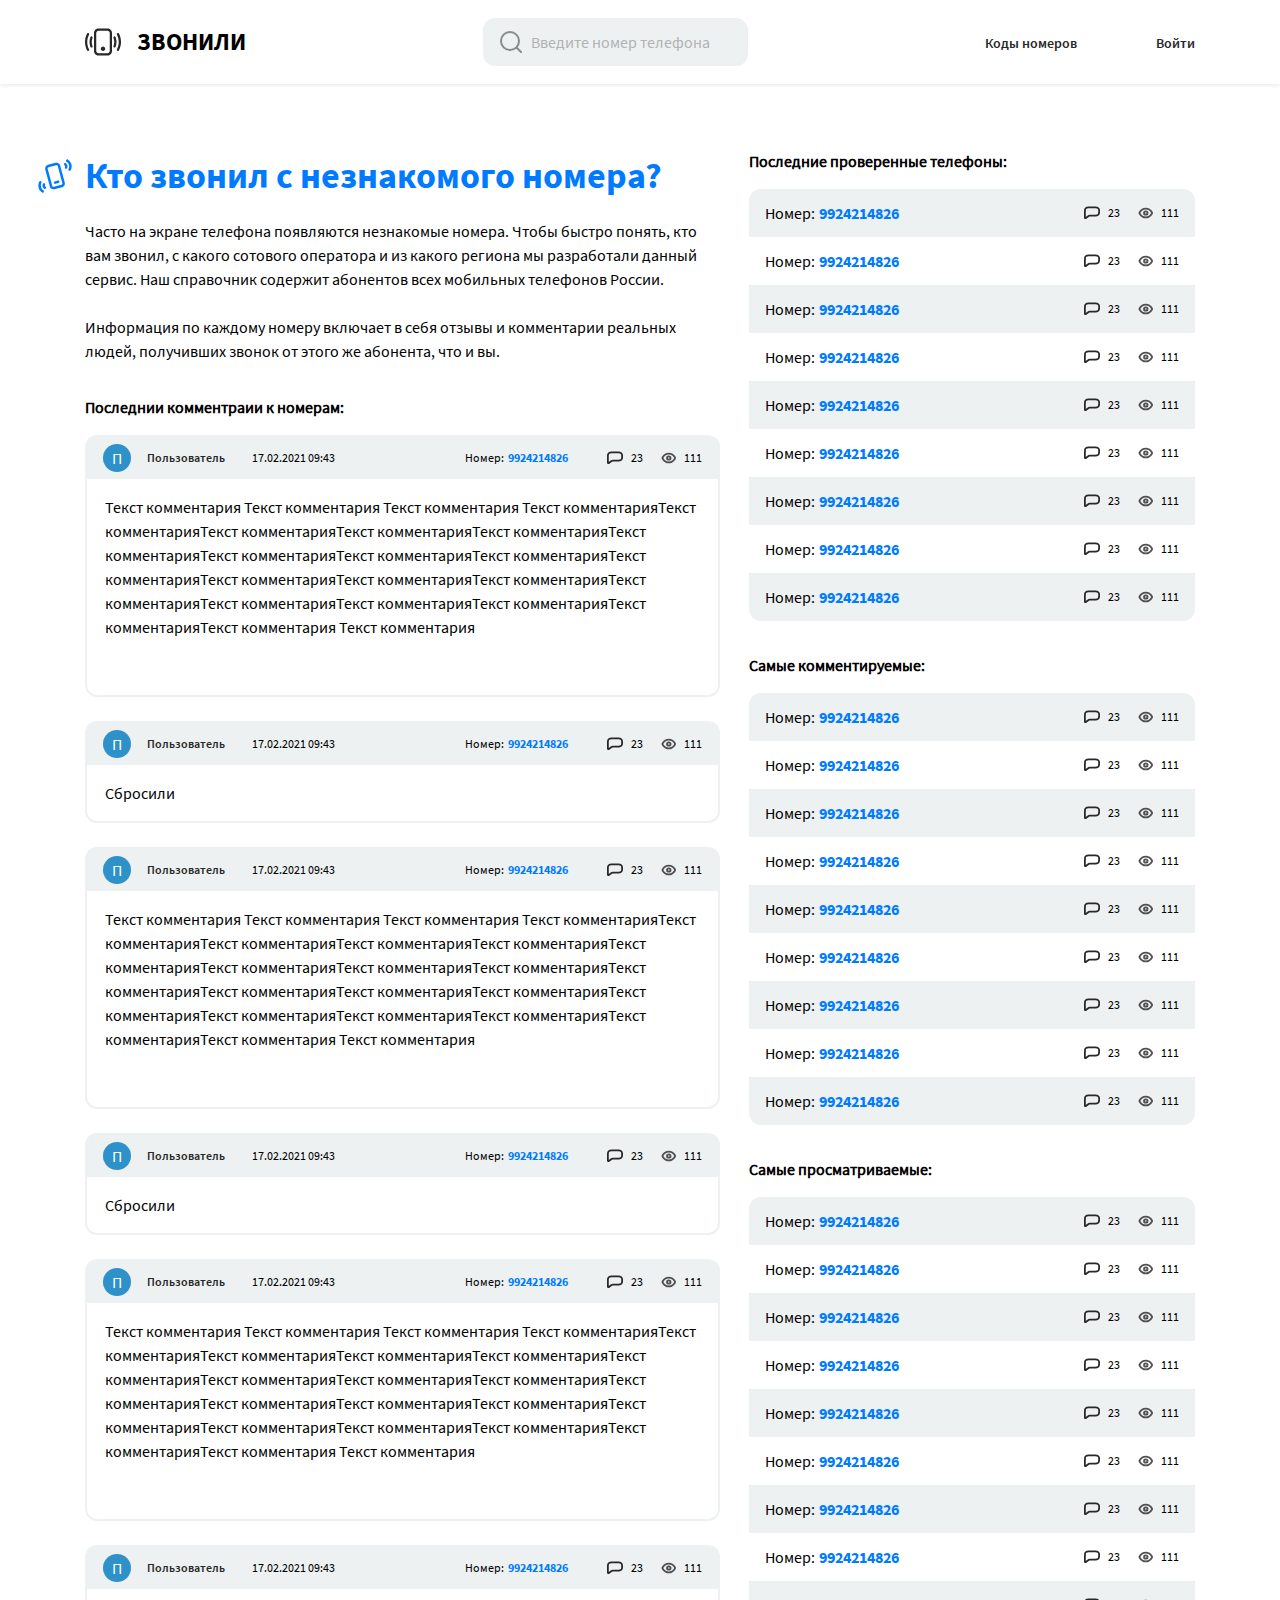
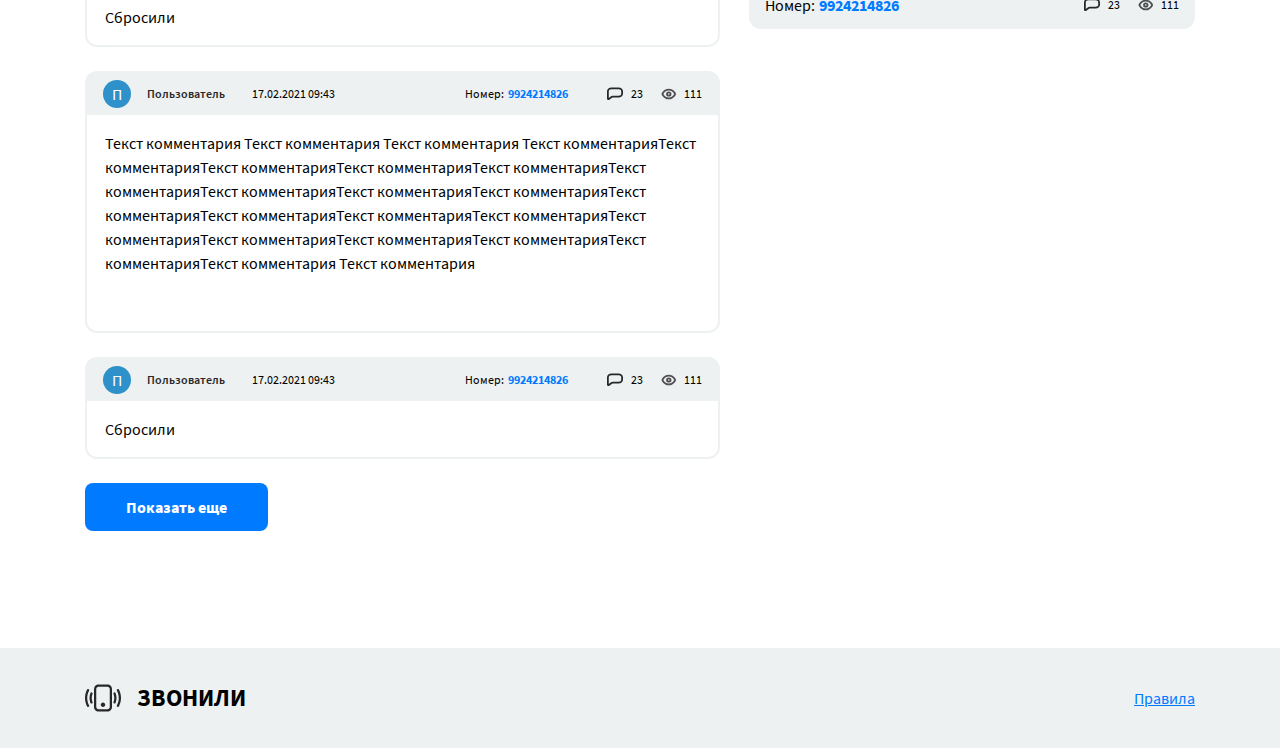
<file: index.html>
<!DOCTYPE html>
<html>
    <head>
        <meta charset="UTF-8">
        <title>Главная</title>
        <meta name="viewport" content="width=device-width, initial-scale=1">
        <link rel="stylesheet" href="css/font.css">
        <link rel="stylesheet" href="css/normalize.css">
        <link rel="stylesheet" href="css/style.css">
        <link rel="stylesheet" href="css/media.css">
    </head>
    <body>
        <div class="header">
            <div class="container">
                <div class="header__wrap">
                    <a class="logo">
                        <svg width="36" height="36" class="logo__icon" viewBox="0 0 36 28" fill="none" xmlns="http://www.w3.org/2000/svg">
                            <path d="M22.5 2.75C23.0967 2.75 23.669 2.98705 24.091 3.40901C24.5129 3.83097 24.75 4.40326 24.75 5V23C24.75 23.5967 24.5129 24.169 24.091 24.591C23.669 25.0129 23.0967 25.25 22.5 25.25H13.5C12.9033 25.25 12.331 25.0129 11.909 24.591C11.4871 24.169 11.25 23.5967 11.25 23V5C11.25 4.40326 11.4871 3.83097 11.909 3.40901C12.331 2.98705 12.9033 2.75 13.5 2.75H22.5ZM13.5 0.5C12.3065 0.5 11.1619 0.974106 10.318 1.81802C9.47411 2.66193 9 3.80653 9 5V23C9 24.1935 9.47411 25.3381 10.318 26.182C11.1619 27.0259 12.3065 27.5 13.5 27.5H22.5C23.6935 27.5 24.8381 27.0259 25.682 26.182C26.5259 25.3381 27 24.1935 27 23V5C27 3.80653 26.5259 2.66193 25.682 1.81802C24.8381 0.974106 23.6935 0.5 22.5 0.5H13.5Z" fill="#282828"/>
                            <path d="M18 23C18.5968 23 19.1691 22.7629 19.591 22.341C20.013 21.919 20.25 21.3467 20.25 20.75C20.25 20.1533 20.013 19.581 19.591 19.159C19.1691 18.7371 18.5968 18.5 18 18.5C17.4033 18.5 16.831 18.7371 16.409 19.159C15.9871 19.581 15.75 20.1533 15.75 20.75C15.75 21.3467 15.9871 21.919 16.409 22.341C16.831 22.7629 17.4033 23 18 23ZM3.59777 5.1305C3.72839 5.19961 3.84412 5.29379 3.93834 5.40764C4.03256 5.52149 4.10342 5.65279 4.14688 5.79404C4.19035 5.93529 4.20555 6.08371 4.19163 6.23084C4.17771 6.37797 4.13495 6.52091 4.06577 6.6515C2.86932 8.9159 2.24589 11.439 2.25002 14C2.25002 16.655 2.90702 19.157 4.06577 21.3485C4.20541 21.6123 4.23455 21.9207 4.14678 22.2059C4.05901 22.4912 3.86153 22.7299 3.59777 22.8695C3.33401 23.0091 3.02559 23.0383 2.74034 22.9505C2.4551 22.8627 2.21641 22.6653 2.07677 22.4015C0.708822 19.8126 -0.00420198 16.9281 1.86287e-05 14C1.86287e-05 10.9692 0.751519 8.10725 2.07677 5.5985C2.14588 5.46787 2.24006 5.35215 2.35391 5.25793C2.46776 5.16371 2.59906 5.09284 2.74031 5.04938C2.88156 5.00592 3.02998 4.99072 3.17711 5.00463C3.32423 5.01855 3.46718 5.06132 3.59777 5.1305ZM32.4023 5.1305C32.5329 5.06132 32.6758 5.01855 32.8229 5.00463C32.9701 4.99072 33.1185 5.00592 33.2597 5.04938C33.401 5.09284 33.5323 5.16371 33.6461 5.25793C33.76 5.35215 33.8542 5.46787 33.9233 5.5985C35.2913 8.18735 36.0043 11.0719 36 14C36.0043 16.9281 35.2913 19.8126 33.9233 22.4015C33.7836 22.6653 33.5449 22.8627 33.2597 22.9505C32.9745 23.0383 32.666 23.0091 32.4023 22.8695C32.1385 22.7299 31.941 22.4912 31.8533 22.2059C31.7655 21.9207 31.7946 21.6123 31.9343 21.3485C33.1307 19.0841 33.7541 16.561 33.75 14C33.75 11.345 33.093 8.843 31.9343 6.6515C31.8651 6.52091 31.8223 6.37797 31.8084 6.23084C31.7945 6.08371 31.8097 5.93529 31.8532 5.79404C31.8966 5.65279 31.9675 5.52149 32.0617 5.40764C32.1559 5.29379 32.2716 5.19961 32.4023 5.1305ZM6.87827 8.4515C7.01601 8.50521 7.14182 8.58554 7.24849 8.6879C7.35517 8.79026 7.44062 8.91264 7.49997 9.04805C7.55932 9.18346 7.59139 9.32924 7.59436 9.47705C7.59733 9.62487 7.57113 9.77182 7.51727 9.9095C7.00863 11.2132 6.7484 12.6006 6.75002 14C6.75002 15.4445 7.02002 16.8237 7.51502 18.0905C7.5778 18.2296 7.61165 18.3799 7.6145 18.5325C7.61734 18.685 7.58913 18.8365 7.53158 18.9778C7.47402 19.1191 7.38833 19.2473 7.27971 19.3544C7.17108 19.4615 7.0418 19.5455 6.89973 19.6011C6.75765 19.6567 6.60575 19.6828 6.45326 19.6779C6.30077 19.6729 6.15087 19.637 6.0127 19.5723C5.87452 19.5076 5.75094 19.4155 5.64948 19.3016C5.54802 19.1876 5.4708 19.0542 5.42252 18.9095C4.81157 17.3448 4.49869 15.6797 4.50002 14C4.50002 12.2697 4.82627 10.6137 5.42252 9.0905C5.53101 8.81286 5.74525 8.58962 6.01819 8.46982C6.29113 8.35001 6.60047 8.34342 6.87827 8.4515ZM29.1218 8.4515C29.2595 8.39764 29.4064 8.37144 29.5542 8.37441C29.702 8.37738 29.8478 8.40945 29.9832 8.4688C30.1186 8.52814 30.241 8.6136 30.3434 8.72027C30.4457 8.82695 30.5261 8.95276 30.5798 9.0905C31.1738 10.6137 31.5 12.2697 31.5 14C31.5 15.7302 31.1738 17.3862 30.5775 18.9095C30.4588 19.1724 30.2437 19.3796 29.9766 19.4884C29.7095 19.5972 29.4107 19.5993 29.1422 19.4942C28.8736 19.389 28.6556 19.1848 28.5333 18.9235C28.411 18.6623 28.3937 18.3641 28.485 18.0905C28.98 16.8237 29.25 15.4445 29.25 14C29.25 12.5555 28.98 11.1762 28.485 9.9095C28.3761 9.63172 28.382 9.32205 28.5014 9.04862C28.6208 8.7752 28.844 8.5604 29.1218 8.4515Z" fill="#282828"/>
                        </svg>
                        <span class="logo__name">Звонили</span>
                    </a>
                    <div class="search">
                        <input type="search" class="search__input" placeholder="Введите номер телефона">
                        <svg width="24" height="24" class="search__icon" viewBox="0 0 24 24" fill="none" xmlns="http://www.w3.org/2000/svg">
                            <g o   pacity="0.5">
                            <path d="M11 20C15.9706 20 20 15.9706 20 11C20 6.02944 15.9706 2 11 2C6.02944 2 2 6.02944 2 11C2 15.9706 6.02944 20 11 20Z" stroke="#282828" stroke-width="2" stroke-linecap="round" stroke-linejoin="round"/>
                            <path d="M22 22L18 18" stroke="#282828" stroke-width="2" stroke-linecap="round" stroke-linejoin="round"/>
                            </g>
                        </svg>
                    </div>
                    <div class="buttons">
                        <a href="/" class="buttons__numbers">Коды номеров</a>
                        <a href="/" class="buttons__input">Войти</a>
                    </div>
                </div>
            </div>
        </div>
        <div class="main">
            <div class="container">
                <div class="main__wrap">
                    <div class="main__left">
                        <div class="info">
                            <h2 class="title info__title">Кто звонил с незнакомого номера?</h2>
                            <p class="info__desc">Часто на экране телефона появляются незнакомые номера. Чтобы быстро понять, кто вам звонил, с какого сотового оператора и из какого региона мы разработали данный сервис. Наш справочник содержит абонентов всех мобильных телефонов России.<br><br>Информация по каждому номеру включает в себя отзывы и комментарии реальных людей, получивших звонок от этого же абонента, что и вы.</p>
                        </div>
                        <div class="comments">
                            <h4 class="ltitle comments__ltitle">Последнии комментраии к номерам:</h4>
                            <div class="review">
                                <div class="review__header">
                                    <div class="review__left">
                                        <div class="avatar">
                                            <span class="avatar__name">П</span>
                                        </div>
                                        <span class="review__name">Пользователь</span>
                                        <span class="review__date">17.02.2021 09:43</span>
                                    </div>
                                    <div class="review__right">
                                        <div class="verified__left">
                                            <span class="verified__category review__category">Номер:</span>
                                            <span class="verified__num review__num">9924214826</span>
                                        </div>
                                        <div class="verified__right">
                                            <div class="statistic">
                                                <div class="statistic__item">
                                                    <svg width="16" height="14" class="statistic__icon" viewBox="0 0 18 15" fill="none" xmlns="http://www.w3.org/2000/svg">
                                                        <path d="M5.00065 1.16669C2.79151 1.16669 1.00065 2.73369 1.00065 4.66669V7.00002C1.00065 7.14022 1.01007 7.2785 1.02839 7.4144C1.00993 7.46788 1 7.5246 1 7.58335V12.7317C1 13.2301 1.66808 13.499 2.10053 13.1746L5.13333 10.9C5.47953 10.6404 5.90059 10.5 6.33333 10.5H13.0007C15.2098 10.5 17.0007 8.93302 17.0007 7.00002V4.66669C17.0007 2.73369 15.2098 1.16669 13.0007 1.16669H5.00065Z" stroke="#282828" stroke-width="2"/>
                                                    </svg>
                                                    <span class="statistic__name">23</span>
                                                </div>
                                                <div class="statistic__item">
                                                    <svg width="15" height="14" class="statistic__icon" viewBox="0 0 16 14" fill="none" xmlns="http://www.w3.org/2000/svg">
                                                        <g opacity="0.8">
                                                        <path d="M1.83436 7.73268C1.55522 7.2789 1.55521 6.72113 1.83435 6.26735C3.3031 3.87971 5.65236 2.33331 8.29987 2.33331C10.9474 2.33331 13.2966 3.87969 14.7654 6.2673C15.0445 6.72108 15.0445 7.27885 14.7654 7.73263C13.2966 10.1203 10.9474 11.6667 8.29985 11.6667C5.65236 11.6667 3.30311 10.1203 1.83436 7.73268Z" stroke="#282828" stroke-width="2"/>
                                                        <ellipse cx="8.2998" cy="7" rx="1.875" ry="1.75" stroke="#282828" stroke-width="2"/>
                                                        </g>
                                                    </svg>       
                                                    <span class="statistic__name">111</span>
                                                </div>
                                            </div>
                                        </div>
                                    </div>
                                </div>
                                <div class="review__body-big">
                                    <p class="review__info">Текст комментария Текст комментария Текст комментария Текст комментарияТекст комментарияТекст комментарияТекст комментарияТекст комментарияТекст комментарияТекст комментарияТекст комментарияТекст комментарияТекст комментарияТекст комментарияТекст комментарияТекст комментарияТекст комментарияТекст комментарияТекст комментарияТекст комментарияТекст комментарияТекст комментария Текст комментария</p>
                                </div>
                            </div>
                            <div class="review">
                                <div class="review__header">
                                    <div class="review__left">
                                        <div class="avatar">
                                            <span class="avatar__name">П</span>
                                        </div>
                                        <span class="review__name">Пользователь</span>
                                        <span class="review__date">17.02.2021 09:43</span>
                                    </div>
                                    <div class="review__right">
                                        <div class="verified__left">
                                            <span class="verified__category review__category">Номер:</span>
                                            <span class="verified__num review__num">9924214826</span>
                                        </div>
                                        <div class="verified__right">
                                            <div class="statistic">
                                                <div class="statistic__item">
                                                    <svg width="16" height="14" class="statistic__icon" viewBox="0 0 18 15" fill="none" xmlns="http://www.w3.org/2000/svg">
                                                        <path d="M5.00065 1.16669C2.79151 1.16669 1.00065 2.73369 1.00065 4.66669V7.00002C1.00065 7.14022 1.01007 7.2785 1.02839 7.4144C1.00993 7.46788 1 7.5246 1 7.58335V12.7317C1 13.2301 1.66808 13.499 2.10053 13.1746L5.13333 10.9C5.47953 10.6404 5.90059 10.5 6.33333 10.5H13.0007C15.2098 10.5 17.0007 8.93302 17.0007 7.00002V4.66669C17.0007 2.73369 15.2098 1.16669 13.0007 1.16669H5.00065Z" stroke="#282828" stroke-width="2"/>
                                                    </svg>
                                                    <span class="statistic__name">23</span>
                                                </div>
                                                <div class="statistic__item">
                                                    <svg width="15" height="14" class="statistic__icon" viewBox="0 0 16 14" fill="none" xmlns="http://www.w3.org/2000/svg">
                                                        <g opacity="0.8">
                                                        <path d="M1.83436 7.73268C1.55522 7.2789 1.55521 6.72113 1.83435 6.26735C3.3031 3.87971 5.65236 2.33331 8.29987 2.33331C10.9474 2.33331 13.2966 3.87969 14.7654 6.2673C15.0445 6.72108 15.0445 7.27885 14.7654 7.73263C13.2966 10.1203 10.9474 11.6667 8.29985 11.6667C5.65236 11.6667 3.30311 10.1203 1.83436 7.73268Z" stroke="#282828" stroke-width="2"/>
                                                        <ellipse cx="8.2998" cy="7" rx="1.875" ry="1.75" stroke="#282828" stroke-width="2"/>
                                                        </g>
                                                    </svg>       
                                                    <span class="statistic__name">111</span>
                                                </div>
                                            </div>
                                        </div>
                                    </div>
                                </div>
                                <div class="review__body">
                                    <p class="review__info">Сбросили</p>
                                </div>
                            </div>
                            <div class="review">
                                <div class="review__header">
                                    <div class="review__left">
                                        <div class="avatar">
                                            <span class="avatar__name">П</span>
                                        </div>
                                        <span class="review__name">Пользователь</span>
                                        <span class="review__date">17.02.2021 09:43</span>
                                    </div>
                                    <div class="review__right">
                                        <div class="verified__left">
                                            <span class="verified__category review__category">Номер:</span>
                                            <span class="verified__num review__num">9924214826</span>
                                        </div>
                                        <div class="verified__right">
                                            <div class="statistic">
                                                <div class="statistic__item">
                                                    <svg width="16" height="14" class="statistic__icon" viewBox="0 0 18 15" fill="none" xmlns="http://www.w3.org/2000/svg">
                                                        <path d="M5.00065 1.16669C2.79151 1.16669 1.00065 2.73369 1.00065 4.66669V7.00002C1.00065 7.14022 1.01007 7.2785 1.02839 7.4144C1.00993 7.46788 1 7.5246 1 7.58335V12.7317C1 13.2301 1.66808 13.499 2.10053 13.1746L5.13333 10.9C5.47953 10.6404 5.90059 10.5 6.33333 10.5H13.0007C15.2098 10.5 17.0007 8.93302 17.0007 7.00002V4.66669C17.0007 2.73369 15.2098 1.16669 13.0007 1.16669H5.00065Z" stroke="#282828" stroke-width="2"/>
                                                    </svg>
                                                    <span class="statistic__name">23</span>
                                                </div>
                                                <div class="statistic__item">
                                                    <svg width="15" height="14" class="statistic__icon" viewBox="0 0 16 14" fill="none" xmlns="http://www.w3.org/2000/svg">
                                                        <g opacity="0.8">
                                                        <path d="M1.83436 7.73268C1.55522 7.2789 1.55521 6.72113 1.83435 6.26735C3.3031 3.87971 5.65236 2.33331 8.29987 2.33331C10.9474 2.33331 13.2966 3.87969 14.7654 6.2673C15.0445 6.72108 15.0445 7.27885 14.7654 7.73263C13.2966 10.1203 10.9474 11.6667 8.29985 11.6667C5.65236 11.6667 3.30311 10.1203 1.83436 7.73268Z" stroke="#282828" stroke-width="2"/>
                                                        <ellipse cx="8.2998" cy="7" rx="1.875" ry="1.75" stroke="#282828" stroke-width="2"/>
                                                        </g>
                                                    </svg>       
                                                    <span class="statistic__name">111</span>
                                                </div>
                                            </div>
                                        </div>
                                    </div>
                                </div>
                                <div class="review__body-big">
                                    <p class="review__info">Текст комментария Текст комментария Текст комментария Текст комментарияТекст комментарияТекст комментарияТекст комментарияТекст комментарияТекст комментарияТекст комментарияТекст комментарияТекст комментарияТекст комментарияТекст комментарияТекст комментарияТекст комментарияТекст комментарияТекст комментарияТекст комментарияТекст комментарияТекст комментарияТекст комментария Текст комментария</p>
                                </div>
                            </div>
                            <div class="review">
                                <div class="review__header">
                                    <div class="review__left">
                                        <div class="avatar">
                                            <span class="avatar__name">П</span>
                                        </div>
                                        <span class="review__name">Пользователь</span>
                                        <span class="review__date">17.02.2021 09:43</span>
                                    </div>
                                    <div class="review__right">
                                        <div class="verified__left">
                                            <span class="verified__category review__category">Номер:</span>
                                            <span class="verified__num review__num">9924214826</span>
                                        </div>
                                        <div class="verified__right">
                                            <div class="statistic">
                                                <div class="statistic__item">
                                                    <svg width="16" height="14" class="statistic__icon" viewBox="0 0 18 15" fill="none" xmlns="http://www.w3.org/2000/svg">
                                                        <path d="M5.00065 1.16669C2.79151 1.16669 1.00065 2.73369 1.00065 4.66669V7.00002C1.00065 7.14022 1.01007 7.2785 1.02839 7.4144C1.00993 7.46788 1 7.5246 1 7.58335V12.7317C1 13.2301 1.66808 13.499 2.10053 13.1746L5.13333 10.9C5.47953 10.6404 5.90059 10.5 6.33333 10.5H13.0007C15.2098 10.5 17.0007 8.93302 17.0007 7.00002V4.66669C17.0007 2.73369 15.2098 1.16669 13.0007 1.16669H5.00065Z" stroke="#282828" stroke-width="2"/>
                                                    </svg>
                                                    <span class="statistic__name">23</span>
                                                </div>
                                                <div class="statistic__item">
                                                    <svg width="15" height="14" class="statistic__icon" viewBox="0 0 16 14" fill="none" xmlns="http://www.w3.org/2000/svg">
                                                        <g opacity="0.8">
                                                        <path d="M1.83436 7.73268C1.55522 7.2789 1.55521 6.72113 1.83435 6.26735C3.3031 3.87971 5.65236 2.33331 8.29987 2.33331C10.9474 2.33331 13.2966 3.87969 14.7654 6.2673C15.0445 6.72108 15.0445 7.27885 14.7654 7.73263C13.2966 10.1203 10.9474 11.6667 8.29985 11.6667C5.65236 11.6667 3.30311 10.1203 1.83436 7.73268Z" stroke="#282828" stroke-width="2"/>
                                                        <ellipse cx="8.2998" cy="7" rx="1.875" ry="1.75" stroke="#282828" stroke-width="2"/>
                                                        </g>
                                                    </svg>       
                                                    <span class="statistic__name">111</span>
                                                </div>
                                            </div>
                                        </div>
                                    </div>
                                </div>
                                <div class="review__body">
                                    <p class="review__info">Сбросили</p>
                                </div>
                            </div>
                            <div class="review">
                                <div class="review__header">
                                    <div class="review__left">
                                        <div class="avatar">
                                            <span class="avatar__name">П</span>
                                        </div>
                                        <span class="review__name">Пользователь</span>
                                        <span class="review__date">17.02.2021 09:43</span>
                                    </div>
                                    <div class="review__right">
                                        <div class="verified__left">
                                            <span class="verified__category review__category">Номер:</span>
                                            <span class="verified__num review__num">9924214826</span>
                                        </div>
                                        <div class="verified__right">
                                            <div class="statistic">
                                                <div class="statistic__item">
                                                    <svg width="16" height="14" class="statistic__icon" viewBox="0 0 18 15" fill="none" xmlns="http://www.w3.org/2000/svg">
                                                        <path d="M5.00065 1.16669C2.79151 1.16669 1.00065 2.73369 1.00065 4.66669V7.00002C1.00065 7.14022 1.01007 7.2785 1.02839 7.4144C1.00993 7.46788 1 7.5246 1 7.58335V12.7317C1 13.2301 1.66808 13.499 2.10053 13.1746L5.13333 10.9C5.47953 10.6404 5.90059 10.5 6.33333 10.5H13.0007C15.2098 10.5 17.0007 8.93302 17.0007 7.00002V4.66669C17.0007 2.73369 15.2098 1.16669 13.0007 1.16669H5.00065Z" stroke="#282828" stroke-width="2"/>
                                                    </svg>
                                                    <span class="statistic__name">23</span>
                                                </div>
                                                <div class="statistic__item">
                                                    <svg width="15" height="14" class="statistic__icon" viewBox="0 0 16 14" fill="none" xmlns="http://www.w3.org/2000/svg">
                                                        <g opacity="0.8">
                                                        <path d="M1.83436 7.73268C1.55522 7.2789 1.55521 6.72113 1.83435 6.26735C3.3031 3.87971 5.65236 2.33331 8.29987 2.33331C10.9474 2.33331 13.2966 3.87969 14.7654 6.2673C15.0445 6.72108 15.0445 7.27885 14.7654 7.73263C13.2966 10.1203 10.9474 11.6667 8.29985 11.6667C5.65236 11.6667 3.30311 10.1203 1.83436 7.73268Z" stroke="#282828" stroke-width="2"/>
                                                        <ellipse cx="8.2998" cy="7" rx="1.875" ry="1.75" stroke="#282828" stroke-width="2"/>
                                                        </g>
                                                    </svg>       
                                                    <span class="statistic__name">111</span>
                                                </div>
                                            </div>
                                        </div>
                                    </div>
                                </div>
                                <div class="review__body-big">
                                    <p class="review__info">Текст комментария Текст комментария Текст комментария Текст комментарияТекст комментарияТекст комментарияТекст комментарияТекст комментарияТекст комментарияТекст комментарияТекст комментарияТекст комментарияТекст комментарияТекст комментарияТекст комментарияТекст комментарияТекст комментарияТекст комментарияТекст комментарияТекст комментарияТекст комментарияТекст комментария Текст комментария</p>
                                </div>
                            </div>
                            <div class="review">
                                <div class="review__header">
                                    <div class="review__left">
                                        <div class="avatar">
                                            <span class="avatar__name">П</span>
                                        </div>
                                        <span class="review__name">Пользователь</span>
                                        <span class="review__date">17.02.2021 09:43</span>
                                    </div>
                                    <div class="review__right">
                                        <div class="verified__left">
                                            <span class="verified__category review__category">Номер:</span>
                                            <span class="verified__num review__num">9924214826</span>
                                        </div>
                                        <div class="verified__right">
                                            <div class="statistic">
                                                <div class="statistic__item">
                                                    <svg width="16" height="14" class="statistic__icon" viewBox="0 0 18 15" fill="none" xmlns="http://www.w3.org/2000/svg">
                                                        <path d="M5.00065 1.16669C2.79151 1.16669 1.00065 2.73369 1.00065 4.66669V7.00002C1.00065 7.14022 1.01007 7.2785 1.02839 7.4144C1.00993 7.46788 1 7.5246 1 7.58335V12.7317C1 13.2301 1.66808 13.499 2.10053 13.1746L5.13333 10.9C5.47953 10.6404 5.90059 10.5 6.33333 10.5H13.0007C15.2098 10.5 17.0007 8.93302 17.0007 7.00002V4.66669C17.0007 2.73369 15.2098 1.16669 13.0007 1.16669H5.00065Z" stroke="#282828" stroke-width="2"/>
                                                    </svg>
                                                    <span class="statistic__name">23</span>
                                                </div>
                                                <div class="statistic__item">
                                                    <svg width="15" height="14" class="statistic__icon" viewBox="0 0 16 14" fill="none" xmlns="http://www.w3.org/2000/svg">
                                                        <g opacity="0.8">
                                                        <path d="M1.83436 7.73268C1.55522 7.2789 1.55521 6.72113 1.83435 6.26735C3.3031 3.87971 5.65236 2.33331 8.29987 2.33331C10.9474 2.33331 13.2966 3.87969 14.7654 6.2673C15.0445 6.72108 15.0445 7.27885 14.7654 7.73263C13.2966 10.1203 10.9474 11.6667 8.29985 11.6667C5.65236 11.6667 3.30311 10.1203 1.83436 7.73268Z" stroke="#282828" stroke-width="2"/>
                                                        <ellipse cx="8.2998" cy="7" rx="1.875" ry="1.75" stroke="#282828" stroke-width="2"/>
                                                        </g>
                                                    </svg>       
                                                    <span class="statistic__name">111</span>
                                                </div>
                                            </div>
                                        </div>
                                    </div>
                                </div>
                                <div class="review__body">
                                    <p class="review__info">Сбросили</p>
                                </div>
                            </div>
                            <div class="review">
                                <div class="review__header">
                                    <div class="review__left">
                                        <div class="avatar">
                                            <span class="avatar__name">П</span>
                                        </div>
                                        <span class="review__name">Пользователь</span>
                                        <span class="review__date">17.02.2021 09:43</span>
                                    </div>
                                    <div class="review__right">
                                        <div class="verified__left">
                                            <span class="verified__category review__category">Номер:</span>
                                            <span class="verified__num review__num">9924214826</span>
                                        </div>
                                        <div class="verified__right">
                                            <div class="statistic">
                                                <div class="statistic__item">
                                                    <svg width="16" height="14" class="statistic__icon" viewBox="0 0 18 15" fill="none" xmlns="http://www.w3.org/2000/svg">
                                                        <path d="M5.00065 1.16669C2.79151 1.16669 1.00065 2.73369 1.00065 4.66669V7.00002C1.00065 7.14022 1.01007 7.2785 1.02839 7.4144C1.00993 7.46788 1 7.5246 1 7.58335V12.7317C1 13.2301 1.66808 13.499 2.10053 13.1746L5.13333 10.9C5.47953 10.6404 5.90059 10.5 6.33333 10.5H13.0007C15.2098 10.5 17.0007 8.93302 17.0007 7.00002V4.66669C17.0007 2.73369 15.2098 1.16669 13.0007 1.16669H5.00065Z" stroke="#282828" stroke-width="2"/>
                                                    </svg>
                                                    <span class="statistic__name">23</span>
                                                </div>
                                                <div class="statistic__item">
                                                    <svg width="15" height="14" class="statistic__icon" viewBox="0 0 16 14" fill="none" xmlns="http://www.w3.org/2000/svg">
                                                        <g opacity="0.8">
                                                        <path d="M1.83436 7.73268C1.55522 7.2789 1.55521 6.72113 1.83435 6.26735C3.3031 3.87971 5.65236 2.33331 8.29987 2.33331C10.9474 2.33331 13.2966 3.87969 14.7654 6.2673C15.0445 6.72108 15.0445 7.27885 14.7654 7.73263C13.2966 10.1203 10.9474 11.6667 8.29985 11.6667C5.65236 11.6667 3.30311 10.1203 1.83436 7.73268Z" stroke="#282828" stroke-width="2"/>
                                                        <ellipse cx="8.2998" cy="7" rx="1.875" ry="1.75" stroke="#282828" stroke-width="2"/>
                                                        </g>
                                                    </svg>       
                                                    <span class="statistic__name">111</span>
                                                </div>
                                            </div>
                                        </div>
                                    </div>
                                </div>
                                <div class="review__body-big">
                                    <p class="review__info">Текст комментария Текст комментария Текст комментария Текст комментарияТекст комментарияТекст комментарияТекст комментарияТекст комментарияТекст комментарияТекст комментарияТекст комментарияТекст комментарияТекст комментарияТекст комментарияТекст комментарияТекст комментарияТекст комментарияТекст комментарияТекст комментарияТекст комментарияТекст комментарияТекст комментария Текст комментария</p>
                                </div>
                            </div>
                            <div class="review">
                                <div class="review__header">
                                    <div class="review__left">
                                        <div class="avatar">
                                            <span class="avatar__name">П</span>
                                        </div>
                                        <span class="review__name">Пользователь</span>
                                        <span class="review__date">17.02.2021 09:43</span>
                                    </div>
                                    <div class="review__right">
                                        <div class="verified__left">
                                            <span class="verified__category review__category">Номер:</span>
                                            <span class="verified__num review__num">9924214826</span>
                                        </div>
                                        <div class="verified__right">
                                            <div class="statistic">
                                                <div class="statistic__item">
                                                    <svg width="16" height="14" class="statistic__icon" viewBox="0 0 18 15" fill="none" xmlns="http://www.w3.org/2000/svg">
                                                        <path d="M5.00065 1.16669C2.79151 1.16669 1.00065 2.73369 1.00065 4.66669V7.00002C1.00065 7.14022 1.01007 7.2785 1.02839 7.4144C1.00993 7.46788 1 7.5246 1 7.58335V12.7317C1 13.2301 1.66808 13.499 2.10053 13.1746L5.13333 10.9C5.47953 10.6404 5.90059 10.5 6.33333 10.5H13.0007C15.2098 10.5 17.0007 8.93302 17.0007 7.00002V4.66669C17.0007 2.73369 15.2098 1.16669 13.0007 1.16669H5.00065Z" stroke="#282828" stroke-width="2"/>
                                                    </svg>
                                                    <span class="statistic__name">23</span>
                                                </div>
                                                <div class="statistic__item">
                                                    <svg width="15" height="14" class="statistic__icon" viewBox="0 0 16 14" fill="none" xmlns="http://www.w3.org/2000/svg">
                                                        <g opacity="0.8">
                                                        <path d="M1.83436 7.73268C1.55522 7.2789 1.55521 6.72113 1.83435 6.26735C3.3031 3.87971 5.65236 2.33331 8.29987 2.33331C10.9474 2.33331 13.2966 3.87969 14.7654 6.2673C15.0445 6.72108 15.0445 7.27885 14.7654 7.73263C13.2966 10.1203 10.9474 11.6667 8.29985 11.6667C5.65236 11.6667 3.30311 10.1203 1.83436 7.73268Z" stroke="#282828" stroke-width="2"/>
                                                        <ellipse cx="8.2998" cy="7" rx="1.875" ry="1.75" stroke="#282828" stroke-width="2"/>
                                                        </g>
                                                    </svg>       
                                                    <span class="statistic__name">111</span>
                                                </div>
                                            </div>
                                        </div>
                                    </div>
                                </div>
                                <div class="review__body">
                                    <p class="review__info">Сбросили</p>
                                </div>
                            </div>
                            <a href="/" class="comments__more">Показать еще</a>
                        </div>
                    </div>
                    <div class="main__right">
                        <div class="verified">
                            <h4 class="ltitle verified__ltitle">Последние проверенные телефоны:</h4>
                            <div class="verified__list">
                                <div class="verified__item">
                                    <div class="verified__left">
                                        <span class="verified__category">Номер:</span>
                                        <span class="verified__num">9924214826</span>
                                    </div>
                                    <div class="verified__right">
                                        <div class="statistic">
                                            <div class="statistic__item">
                                                <svg width="16" height="14" class="statistic__icon" viewBox="0 0 18 15" fill="none" xmlns="http://www.w3.org/2000/svg">
                                                    <path d="M5.00065 1.16669C2.79151 1.16669 1.00065 2.73369 1.00065 4.66669V7.00002C1.00065 7.14022 1.01007 7.2785 1.02839 7.4144C1.00993 7.46788 1 7.5246 1 7.58335V12.7317C1 13.2301 1.66808 13.499 2.10053 13.1746L5.13333 10.9C5.47953 10.6404 5.90059 10.5 6.33333 10.5H13.0007C15.2098 10.5 17.0007 8.93302 17.0007 7.00002V4.66669C17.0007 2.73369 15.2098 1.16669 13.0007 1.16669H5.00065Z" stroke="#282828" stroke-width="2"/>
                                                </svg>
                                                <span class="statistic__name">23</span>
                                            </div>
                                            <div class="statistic__item">
                                                <svg width="15" height="14" class="statistic__icon" viewBox="0 0 16 14" fill="none" xmlns="http://www.w3.org/2000/svg">
                                                    <g opacity="0.8">
                                                    <path d="M1.83436 7.73268C1.55522 7.2789 1.55521 6.72113 1.83435 6.26735C3.3031 3.87971 5.65236 2.33331 8.29987 2.33331C10.9474 2.33331 13.2966 3.87969 14.7654 6.2673C15.0445 6.72108 15.0445 7.27885 14.7654 7.73263C13.2966 10.1203 10.9474 11.6667 8.29985 11.6667C5.65236 11.6667 3.30311 10.1203 1.83436 7.73268Z" stroke="#282828" stroke-width="2"/>
                                                    <ellipse cx="8.2998" cy="7" rx="1.875" ry="1.75" stroke="#282828" stroke-width="2"/>
                                                    </g>
                                                </svg>       
                                                <span class="statistic__name">111</span>
                                            </div>
                                        </div>
                                    </div>
                                </div>
                                <div class="verified__item">
                                    <div class="verified__left">
                                        <span class="verified__category">Номер:</span>
                                        <span class="verified__num">9924214826</span>
                                    </div>
                                    <div class="verified__right">
                                        <div class="statistic">
                                            <div class="statistic__item">
                                                <svg width="16" height="14" class="statistic__icon" viewBox="0 0 18 15" fill="none" xmlns="http://www.w3.org/2000/svg">
                                                    <path d="M5.00065 1.16669C2.79151 1.16669 1.00065 2.73369 1.00065 4.66669V7.00002C1.00065 7.14022 1.01007 7.2785 1.02839 7.4144C1.00993 7.46788 1 7.5246 1 7.58335V12.7317C1 13.2301 1.66808 13.499 2.10053 13.1746L5.13333 10.9C5.47953 10.6404 5.90059 10.5 6.33333 10.5H13.0007C15.2098 10.5 17.0007 8.93302 17.0007 7.00002V4.66669C17.0007 2.73369 15.2098 1.16669 13.0007 1.16669H5.00065Z" stroke="#282828" stroke-width="2"/>
                                                </svg>
                                                <span class="statistic__name">23</span>
                                            </div>
                                            <div class="statistic__item">
                                                <svg width="15" height="14" class="statistic__icon" viewBox="0 0 16 14" fill="none" xmlns="http://www.w3.org/2000/svg">
                                                    <g opacity="0.8">
                                                    <path d="M1.83436 7.73268C1.55522 7.2789 1.55521 6.72113 1.83435 6.26735C3.3031 3.87971 5.65236 2.33331 8.29987 2.33331C10.9474 2.33331 13.2966 3.87969 14.7654 6.2673C15.0445 6.72108 15.0445 7.27885 14.7654 7.73263C13.2966 10.1203 10.9474 11.6667 8.29985 11.6667C5.65236 11.6667 3.30311 10.1203 1.83436 7.73268Z" stroke="#282828" stroke-width="2"/>
                                                    <ellipse cx="8.2998" cy="7" rx="1.875" ry="1.75" stroke="#282828" stroke-width="2"/>
                                                    </g>
                                                </svg>       
                                                <span class="statistic__name">111</span>
                                            </div>
                                        </div>
                                    </div>
                                </div>
                                <div class="verified__item">
                                    <div class="verified__left">
                                        <span class="verified__category">Номер:</span>
                                        <span class="verified__num">9924214826</span>
                                    </div>
                                    <div class="verified__right">
                                        <div class="statistic">
                                            <div class="statistic__item">
                                                <svg width="16" height="14" class="statistic__icon" viewBox="0 0 18 15" fill="none" xmlns="http://www.w3.org/2000/svg">
                                                    <path d="M5.00065 1.16669C2.79151 1.16669 1.00065 2.73369 1.00065 4.66669V7.00002C1.00065 7.14022 1.01007 7.2785 1.02839 7.4144C1.00993 7.46788 1 7.5246 1 7.58335V12.7317C1 13.2301 1.66808 13.499 2.10053 13.1746L5.13333 10.9C5.47953 10.6404 5.90059 10.5 6.33333 10.5H13.0007C15.2098 10.5 17.0007 8.93302 17.0007 7.00002V4.66669C17.0007 2.73369 15.2098 1.16669 13.0007 1.16669H5.00065Z" stroke="#282828" stroke-width="2"/>
                                                </svg>
                                                <span class="statistic__name">23</span>
                                            </div>
                                            <div class="statistic__item">
                                                <svg width="15" height="14" class="statistic__icon" viewBox="0 0 16 14" fill="none" xmlns="http://www.w3.org/2000/svg">
                                                    <g opacity="0.8">
                                                    <path d="M1.83436 7.73268C1.55522 7.2789 1.55521 6.72113 1.83435 6.26735C3.3031 3.87971 5.65236 2.33331 8.29987 2.33331C10.9474 2.33331 13.2966 3.87969 14.7654 6.2673C15.0445 6.72108 15.0445 7.27885 14.7654 7.73263C13.2966 10.1203 10.9474 11.6667 8.29985 11.6667C5.65236 11.6667 3.30311 10.1203 1.83436 7.73268Z" stroke="#282828" stroke-width="2"/>
                                                    <ellipse cx="8.2998" cy="7" rx="1.875" ry="1.75" stroke="#282828" stroke-width="2"/>
                                                    </g>
                                                </svg>       
                                                <span class="statistic__name">111</span>
                                            </div>
                                        </div>
                                    </div>
                                </div>
                                <div class="verified__item">
                                    <div class="verified__left">
                                        <span class="verified__category">Номер:</span>
                                        <span class="verified__num">9924214826</span>
                                    </div>
                                    <div class="verified__right">
                                        <div class="statistic">
                                            <div class="statistic__item">
                                                <svg width="16" height="14" class="statistic__icon" viewBox="0 0 18 15" fill="none" xmlns="http://www.w3.org/2000/svg">
                                                    <path d="M5.00065 1.16669C2.79151 1.16669 1.00065 2.73369 1.00065 4.66669V7.00002C1.00065 7.14022 1.01007 7.2785 1.02839 7.4144C1.00993 7.46788 1 7.5246 1 7.58335V12.7317C1 13.2301 1.66808 13.499 2.10053 13.1746L5.13333 10.9C5.47953 10.6404 5.90059 10.5 6.33333 10.5H13.0007C15.2098 10.5 17.0007 8.93302 17.0007 7.00002V4.66669C17.0007 2.73369 15.2098 1.16669 13.0007 1.16669H5.00065Z" stroke="#282828" stroke-width="2"/>
                                                </svg>
                                                <span class="statistic__name">23</span>
                                            </div>
                                            <div class="statistic__item">
                                                <svg width="15" height="14" class="statistic__icon" viewBox="0 0 16 14" fill="none" xmlns="http://www.w3.org/2000/svg">
                                                    <g opacity="0.8">
                                                    <path d="M1.83436 7.73268C1.55522 7.2789 1.55521 6.72113 1.83435 6.26735C3.3031 3.87971 5.65236 2.33331 8.29987 2.33331C10.9474 2.33331 13.2966 3.87969 14.7654 6.2673C15.0445 6.72108 15.0445 7.27885 14.7654 7.73263C13.2966 10.1203 10.9474 11.6667 8.29985 11.6667C5.65236 11.6667 3.30311 10.1203 1.83436 7.73268Z" stroke="#282828" stroke-width="2"/>
                                                    <ellipse cx="8.2998" cy="7" rx="1.875" ry="1.75" stroke="#282828" stroke-width="2"/>
                                                    </g>
                                                </svg>       
                                                <span class="statistic__name">111</span>
                                            </div>
                                        </div>
                                    </div>
                                </div>
                                <div class="verified__item">
                                    <div class="verified__left">
                                        <span class="verified__category">Номер:</span>
                                        <span class="verified__num">9924214826</span>
                                    </div>
                                    <div class="verified__right">
                                        <div class="statistic">
                                            <div class="statistic__item">
                                                <svg width="16" height="14" class="statistic__icon" viewBox="0 0 18 15" fill="none" xmlns="http://www.w3.org/2000/svg">
                                                    <path d="M5.00065 1.16669C2.79151 1.16669 1.00065 2.73369 1.00065 4.66669V7.00002C1.00065 7.14022 1.01007 7.2785 1.02839 7.4144C1.00993 7.46788 1 7.5246 1 7.58335V12.7317C1 13.2301 1.66808 13.499 2.10053 13.1746L5.13333 10.9C5.47953 10.6404 5.90059 10.5 6.33333 10.5H13.0007C15.2098 10.5 17.0007 8.93302 17.0007 7.00002V4.66669C17.0007 2.73369 15.2098 1.16669 13.0007 1.16669H5.00065Z" stroke="#282828" stroke-width="2"/>
                                                </svg>
                                                <span class="statistic__name">23</span>
                                            </div>
                                            <div class="statistic__item">
                                                <svg width="15" height="14" class="statistic__icon" viewBox="0 0 16 14" fill="none" xmlns="http://www.w3.org/2000/svg">
                                                    <g opacity="0.8">
                                                    <path d="M1.83436 7.73268C1.55522 7.2789 1.55521 6.72113 1.83435 6.26735C3.3031 3.87971 5.65236 2.33331 8.29987 2.33331C10.9474 2.33331 13.2966 3.87969 14.7654 6.2673C15.0445 6.72108 15.0445 7.27885 14.7654 7.73263C13.2966 10.1203 10.9474 11.6667 8.29985 11.6667C5.65236 11.6667 3.30311 10.1203 1.83436 7.73268Z" stroke="#282828" stroke-width="2"/>
                                                    <ellipse cx="8.2998" cy="7" rx="1.875" ry="1.75" stroke="#282828" stroke-width="2"/>
                                                    </g>
                                                </svg>       
                                                <span class="statistic__name">111</span>
                                            </div>
                                        </div>
                                    </div>
                                </div>
                                <div class="verified__item">
                                    <div class="verified__left">
                                        <span class="verified__category">Номер:</span>
                                        <span class="verified__num">9924214826</span>
                                    </div>
                                    <div class="verified__right">
                                        <div class="statistic">
                                            <div class="statistic__item">
                                                <svg width="16" height="14" class="statistic__icon" viewBox="0 0 18 15" fill="none" xmlns="http://www.w3.org/2000/svg">
                                                    <path d="M5.00065 1.16669C2.79151 1.16669 1.00065 2.73369 1.00065 4.66669V7.00002C1.00065 7.14022 1.01007 7.2785 1.02839 7.4144C1.00993 7.46788 1 7.5246 1 7.58335V12.7317C1 13.2301 1.66808 13.499 2.10053 13.1746L5.13333 10.9C5.47953 10.6404 5.90059 10.5 6.33333 10.5H13.0007C15.2098 10.5 17.0007 8.93302 17.0007 7.00002V4.66669C17.0007 2.73369 15.2098 1.16669 13.0007 1.16669H5.00065Z" stroke="#282828" stroke-width="2"/>
                                                </svg>
                                                <span class="statistic__name">23</span>
                                            </div>
                                            <div class="statistic__item">
                                                <svg width="15" height="14" class="statistic__icon" viewBox="0 0 16 14" fill="none" xmlns="http://www.w3.org/2000/svg">
                                                    <g opacity="0.8">
                                                    <path d="M1.83436 7.73268C1.55522 7.2789 1.55521 6.72113 1.83435 6.26735C3.3031 3.87971 5.65236 2.33331 8.29987 2.33331C10.9474 2.33331 13.2966 3.87969 14.7654 6.2673C15.0445 6.72108 15.0445 7.27885 14.7654 7.73263C13.2966 10.1203 10.9474 11.6667 8.29985 11.6667C5.65236 11.6667 3.30311 10.1203 1.83436 7.73268Z" stroke="#282828" stroke-width="2"/>
                                                    <ellipse cx="8.2998" cy="7" rx="1.875" ry="1.75" stroke="#282828" stroke-width="2"/>
                                                    </g>
                                                </svg>       
                                                <span class="statistic__name">111</span>
                                            </div>
                                        </div>
                                    </div>
                                </div>
                                <div class="verified__item">
                                    <div class="verified__left">
                                        <span class="verified__category">Номер:</span>
                                        <span class="verified__num">9924214826</span>
                                    </div>
                                    <div class="verified__right">
                                        <div class="statistic">
                                            <div class="statistic__item">
                                                <svg width="16" height="14" class="statistic__icon" viewBox="0 0 18 15" fill="none" xmlns="http://www.w3.org/2000/svg">
                                                    <path d="M5.00065 1.16669C2.79151 1.16669 1.00065 2.73369 1.00065 4.66669V7.00002C1.00065 7.14022 1.01007 7.2785 1.02839 7.4144C1.00993 7.46788 1 7.5246 1 7.58335V12.7317C1 13.2301 1.66808 13.499 2.10053 13.1746L5.13333 10.9C5.47953 10.6404 5.90059 10.5 6.33333 10.5H13.0007C15.2098 10.5 17.0007 8.93302 17.0007 7.00002V4.66669C17.0007 2.73369 15.2098 1.16669 13.0007 1.16669H5.00065Z" stroke="#282828" stroke-width="2"/>
                                                </svg>
                                                <span class="statistic__name">23</span>
                                            </div>
                                            <div class="statistic__item">
                                                <svg width="15" height="14" class="statistic__icon" viewBox="0 0 16 14" fill="none" xmlns="http://www.w3.org/2000/svg">
                                                    <g opacity="0.8">
                                                    <path d="M1.83436 7.73268C1.55522 7.2789 1.55521 6.72113 1.83435 6.26735C3.3031 3.87971 5.65236 2.33331 8.29987 2.33331C10.9474 2.33331 13.2966 3.87969 14.7654 6.2673C15.0445 6.72108 15.0445 7.27885 14.7654 7.73263C13.2966 10.1203 10.9474 11.6667 8.29985 11.6667C5.65236 11.6667 3.30311 10.1203 1.83436 7.73268Z" stroke="#282828" stroke-width="2"/>
                                                    <ellipse cx="8.2998" cy="7" rx="1.875" ry="1.75" stroke="#282828" stroke-width="2"/>
                                                    </g>
                                                </svg>       
                                                <span class="statistic__name">111</span>
                                            </div>
                                        </div>
                                    </div>
                                </div>
                                <div class="verified__item">
                                    <div class="verified__left">
                                        <span class="verified__category">Номер:</span>
                                        <span class="verified__num">9924214826</span>
                                    </div>
                                    <div class="verified__right">
                                        <div class="statistic">
                                            <div class="statistic__item">
                                                <svg width="16" height="14" class="statistic__icon" viewBox="0 0 18 15" fill="none" xmlns="http://www.w3.org/2000/svg">
                                                    <path d="M5.00065 1.16669C2.79151 1.16669 1.00065 2.73369 1.00065 4.66669V7.00002C1.00065 7.14022 1.01007 7.2785 1.02839 7.4144C1.00993 7.46788 1 7.5246 1 7.58335V12.7317C1 13.2301 1.66808 13.499 2.10053 13.1746L5.13333 10.9C5.47953 10.6404 5.90059 10.5 6.33333 10.5H13.0007C15.2098 10.5 17.0007 8.93302 17.0007 7.00002V4.66669C17.0007 2.73369 15.2098 1.16669 13.0007 1.16669H5.00065Z" stroke="#282828" stroke-width="2"/>
                                                </svg>
                                                <span class="statistic__name">23</span>
                                            </div>
                                            <div class="statistic__item">
                                                <svg width="15" height="14" class="statistic__icon" viewBox="0 0 16 14" fill="none" xmlns="http://www.w3.org/2000/svg">
                                                    <g opacity="0.8">
                                                    <path d="M1.83436 7.73268C1.55522 7.2789 1.55521 6.72113 1.83435 6.26735C3.3031 3.87971 5.65236 2.33331 8.29987 2.33331C10.9474 2.33331 13.2966 3.87969 14.7654 6.2673C15.0445 6.72108 15.0445 7.27885 14.7654 7.73263C13.2966 10.1203 10.9474 11.6667 8.29985 11.6667C5.65236 11.6667 3.30311 10.1203 1.83436 7.73268Z" stroke="#282828" stroke-width="2"/>
                                                    <ellipse cx="8.2998" cy="7" rx="1.875" ry="1.75" stroke="#282828" stroke-width="2"/>
                                                    </g>
                                                </svg>       
                                                <span class="statistic__name">111</span>
                                            </div>
                                        </div>
                                    </div>
                                </div>
                                <div class="verified__item">
                                    <div class="verified__left">
                                        <span class="verified__category">Номер:</span>
                                        <span class="verified__num">9924214826</span>
                                    </div>
                                    <div class="verified__right">
                                        <div class="statistic">
                                            <div class="statistic__item">
                                                <svg width="16" height="14" class="statistic__icon" viewBox="0 0 18 15" fill="none" xmlns="http://www.w3.org/2000/svg">
                                                    <path d="M5.00065 1.16669C2.79151 1.16669 1.00065 2.73369 1.00065 4.66669V7.00002C1.00065 7.14022 1.01007 7.2785 1.02839 7.4144C1.00993 7.46788 1 7.5246 1 7.58335V12.7317C1 13.2301 1.66808 13.499 2.10053 13.1746L5.13333 10.9C5.47953 10.6404 5.90059 10.5 6.33333 10.5H13.0007C15.2098 10.5 17.0007 8.93302 17.0007 7.00002V4.66669C17.0007 2.73369 15.2098 1.16669 13.0007 1.16669H5.00065Z" stroke="#282828" stroke-width="2"/>
                                                </svg>
                                                <span class="statistic__name">23</span>
                                            </div>
                                            <div class="statistic__item">
                                                <svg width="15" height="14" class="statistic__icon" viewBox="0 0 16 14" fill="none" xmlns="http://www.w3.org/2000/svg">
                                                    <g opacity="0.8">
                                                    <path d="M1.83436 7.73268C1.55522 7.2789 1.55521 6.72113 1.83435 6.26735C3.3031 3.87971 5.65236 2.33331 8.29987 2.33331C10.9474 2.33331 13.2966 3.87969 14.7654 6.2673C15.0445 6.72108 15.0445 7.27885 14.7654 7.73263C13.2966 10.1203 10.9474 11.6667 8.29985 11.6667C5.65236 11.6667 3.30311 10.1203 1.83436 7.73268Z" stroke="#282828" stroke-width="2"/>
                                                    <ellipse cx="8.2998" cy="7" rx="1.875" ry="1.75" stroke="#282828" stroke-width="2"/>
                                                    </g>
                                                </svg>       
                                                <span class="statistic__name">111</span>
                                            </div>
                                        </div>
                                    </div>
                                </div>
                            </div>
                        </div>
                        <div class="verified">
                            <h4 class="ltitle verified__ltitle">Самые комментируемые:</h4>
                            <div class="verified__list">
                                <div class="verified__item">
                                    <div class="verified__left">
                                        <span class="verified__category">Номер:</span>
                                        <span class="verified__num">9924214826</span>
                                    </div>
                                    <div class="verified__right">
                                        <div class="statistic">
                                            <div class="statistic__item">
                                                <svg width="16" height="14" class="statistic__icon" viewBox="0 0 18 15" fill="none" xmlns="http://www.w3.org/2000/svg">
                                                    <path d="M5.00065 1.16669C2.79151 1.16669 1.00065 2.73369 1.00065 4.66669V7.00002C1.00065 7.14022 1.01007 7.2785 1.02839 7.4144C1.00993 7.46788 1 7.5246 1 7.58335V12.7317C1 13.2301 1.66808 13.499 2.10053 13.1746L5.13333 10.9C5.47953 10.6404 5.90059 10.5 6.33333 10.5H13.0007C15.2098 10.5 17.0007 8.93302 17.0007 7.00002V4.66669C17.0007 2.73369 15.2098 1.16669 13.0007 1.16669H5.00065Z" stroke="#282828" stroke-width="2"/>
                                                </svg>
                                                <span class="statistic__name">23</span>
                                            </div>
                                            <div class="statistic__item">
                                                <svg width="15" height="14" class="statistic__icon" viewBox="0 0 16 14" fill="none" xmlns="http://www.w3.org/2000/svg">
                                                    <g opacity="0.8">
                                                    <path d="M1.83436 7.73268C1.55522 7.2789 1.55521 6.72113 1.83435 6.26735C3.3031 3.87971 5.65236 2.33331 8.29987 2.33331C10.9474 2.33331 13.2966 3.87969 14.7654 6.2673C15.0445 6.72108 15.0445 7.27885 14.7654 7.73263C13.2966 10.1203 10.9474 11.6667 8.29985 11.6667C5.65236 11.6667 3.30311 10.1203 1.83436 7.73268Z" stroke="#282828" stroke-width="2"/>
                                                    <ellipse cx="8.2998" cy="7" rx="1.875" ry="1.75" stroke="#282828" stroke-width="2"/>
                                                    </g>
                                                </svg>       
                                                <span class="statistic__name">111</span>
                                            </div>
                                        </div>
                                    </div>
                                </div>
                                <div class="verified__item">
                                    <div class="verified__left">
                                        <span class="verified__category">Номер:</span>
                                        <span class="verified__num">9924214826</span>
                                    </div>
                                    <div class="verified__right">
                                        <div class="statistic">
                                            <div class="statistic__item">
                                                <svg width="16" height="14" class="statistic__icon" viewBox="0 0 18 15" fill="none" xmlns="http://www.w3.org/2000/svg">
                                                    <path d="M5.00065 1.16669C2.79151 1.16669 1.00065 2.73369 1.00065 4.66669V7.00002C1.00065 7.14022 1.01007 7.2785 1.02839 7.4144C1.00993 7.46788 1 7.5246 1 7.58335V12.7317C1 13.2301 1.66808 13.499 2.10053 13.1746L5.13333 10.9C5.47953 10.6404 5.90059 10.5 6.33333 10.5H13.0007C15.2098 10.5 17.0007 8.93302 17.0007 7.00002V4.66669C17.0007 2.73369 15.2098 1.16669 13.0007 1.16669H5.00065Z" stroke="#282828" stroke-width="2"/>
                                                </svg>
                                                <span class="statistic__name">23</span>
                                            </div>
                                            <div class="statistic__item">
                                                <svg width="15" height="14" class="statistic__icon" viewBox="0 0 16 14" fill="none" xmlns="http://www.w3.org/2000/svg">
                                                    <g opacity="0.8">
                                                    <path d="M1.83436 7.73268C1.55522 7.2789 1.55521 6.72113 1.83435 6.26735C3.3031 3.87971 5.65236 2.33331 8.29987 2.33331C10.9474 2.33331 13.2966 3.87969 14.7654 6.2673C15.0445 6.72108 15.0445 7.27885 14.7654 7.73263C13.2966 10.1203 10.9474 11.6667 8.29985 11.6667C5.65236 11.6667 3.30311 10.1203 1.83436 7.73268Z" stroke="#282828" stroke-width="2"/>
                                                    <ellipse cx="8.2998" cy="7" rx="1.875" ry="1.75" stroke="#282828" stroke-width="2"/>
                                                    </g>
                                                </svg>       
                                                <span class="statistic__name">111</span>
                                            </div>
                                        </div>
                                    </div>
                                </div>
                                <div class="verified__item">
                                    <div class="verified__left">
                                        <span class="verified__category">Номер:</span>
                                        <span class="verified__num">9924214826</span>
                                    </div>
                                    <div class="verified__right">
                                        <div class="statistic">
                                            <div class="statistic__item">
                                                <svg width="16" height="14" class="statistic__icon" viewBox="0 0 18 15" fill="none" xmlns="http://www.w3.org/2000/svg">
                                                    <path d="M5.00065 1.16669C2.79151 1.16669 1.00065 2.73369 1.00065 4.66669V7.00002C1.00065 7.14022 1.01007 7.2785 1.02839 7.4144C1.00993 7.46788 1 7.5246 1 7.58335V12.7317C1 13.2301 1.66808 13.499 2.10053 13.1746L5.13333 10.9C5.47953 10.6404 5.90059 10.5 6.33333 10.5H13.0007C15.2098 10.5 17.0007 8.93302 17.0007 7.00002V4.66669C17.0007 2.73369 15.2098 1.16669 13.0007 1.16669H5.00065Z" stroke="#282828" stroke-width="2"/>
                                                </svg>
                                                <span class="statistic__name">23</span>
                                            </div>
                                            <div class="statistic__item">
                                                <svg width="15" height="14" class="statistic__icon" viewBox="0 0 16 14" fill="none" xmlns="http://www.w3.org/2000/svg">
                                                    <g opacity="0.8">
                                                    <path d="M1.83436 7.73268C1.55522 7.2789 1.55521 6.72113 1.83435 6.26735C3.3031 3.87971 5.65236 2.33331 8.29987 2.33331C10.9474 2.33331 13.2966 3.87969 14.7654 6.2673C15.0445 6.72108 15.0445 7.27885 14.7654 7.73263C13.2966 10.1203 10.9474 11.6667 8.29985 11.6667C5.65236 11.6667 3.30311 10.1203 1.83436 7.73268Z" stroke="#282828" stroke-width="2"/>
                                                    <ellipse cx="8.2998" cy="7" rx="1.875" ry="1.75" stroke="#282828" stroke-width="2"/>
                                                    </g>
                                                </svg>       
                                                <span class="statistic__name">111</span>
                                            </div>
                                        </div>
                                    </div>
                                </div>
                                <div class="verified__item">
                                    <div class="verified__left">
                                        <span class="verified__category">Номер:</span>
                                        <span class="verified__num">9924214826</span>
                                    </div>
                                    <div class="verified__right">
                                        <div class="statistic">
                                            <div class="statistic__item">
                                                <svg width="16" height="14" class="statistic__icon" viewBox="0 0 18 15" fill="none" xmlns="http://www.w3.org/2000/svg">
                                                    <path d="M5.00065 1.16669C2.79151 1.16669 1.00065 2.73369 1.00065 4.66669V7.00002C1.00065 7.14022 1.01007 7.2785 1.02839 7.4144C1.00993 7.46788 1 7.5246 1 7.58335V12.7317C1 13.2301 1.66808 13.499 2.10053 13.1746L5.13333 10.9C5.47953 10.6404 5.90059 10.5 6.33333 10.5H13.0007C15.2098 10.5 17.0007 8.93302 17.0007 7.00002V4.66669C17.0007 2.73369 15.2098 1.16669 13.0007 1.16669H5.00065Z" stroke="#282828" stroke-width="2"/>
                                                </svg>
                                                <span class="statistic__name">23</span>
                                            </div>
                                            <div class="statistic__item">
                                                <svg width="15" height="14" class="statistic__icon" viewBox="0 0 16 14" fill="none" xmlns="http://www.w3.org/2000/svg">
                                                    <g opacity="0.8">
                                                    <path d="M1.83436 7.73268C1.55522 7.2789 1.55521 6.72113 1.83435 6.26735C3.3031 3.87971 5.65236 2.33331 8.29987 2.33331C10.9474 2.33331 13.2966 3.87969 14.7654 6.2673C15.0445 6.72108 15.0445 7.27885 14.7654 7.73263C13.2966 10.1203 10.9474 11.6667 8.29985 11.6667C5.65236 11.6667 3.30311 10.1203 1.83436 7.73268Z" stroke="#282828" stroke-width="2"/>
                                                    <ellipse cx="8.2998" cy="7" rx="1.875" ry="1.75" stroke="#282828" stroke-width="2"/>
                                                    </g>
                                                </svg>       
                                                <span class="statistic__name">111</span>
                                            </div>
                                        </div>
                                    </div>
                                </div>
                                <div class="verified__item">
                                    <div class="verified__left">
                                        <span class="verified__category">Номер:</span>
                                        <span class="verified__num">9924214826</span>
                                    </div>
                                    <div class="verified__right">
                                        <div class="statistic">
                                            <div class="statistic__item">
                                                <svg width="16" height="14" class="statistic__icon" viewBox="0 0 18 15" fill="none" xmlns="http://www.w3.org/2000/svg">
                                                    <path d="M5.00065 1.16669C2.79151 1.16669 1.00065 2.73369 1.00065 4.66669V7.00002C1.00065 7.14022 1.01007 7.2785 1.02839 7.4144C1.00993 7.46788 1 7.5246 1 7.58335V12.7317C1 13.2301 1.66808 13.499 2.10053 13.1746L5.13333 10.9C5.47953 10.6404 5.90059 10.5 6.33333 10.5H13.0007C15.2098 10.5 17.0007 8.93302 17.0007 7.00002V4.66669C17.0007 2.73369 15.2098 1.16669 13.0007 1.16669H5.00065Z" stroke="#282828" stroke-width="2"/>
                                                </svg>
                                                <span class="statistic__name">23</span>
                                            </div>
                                            <div class="statistic__item">
                                                <svg width="15" height="14" class="statistic__icon" viewBox="0 0 16 14" fill="none" xmlns="http://www.w3.org/2000/svg">
                                                    <g opacity="0.8">
                                                    <path d="M1.83436 7.73268C1.55522 7.2789 1.55521 6.72113 1.83435 6.26735C3.3031 3.87971 5.65236 2.33331 8.29987 2.33331C10.9474 2.33331 13.2966 3.87969 14.7654 6.2673C15.0445 6.72108 15.0445 7.27885 14.7654 7.73263C13.2966 10.1203 10.9474 11.6667 8.29985 11.6667C5.65236 11.6667 3.30311 10.1203 1.83436 7.73268Z" stroke="#282828" stroke-width="2"/>
                                                    <ellipse cx="8.2998" cy="7" rx="1.875" ry="1.75" stroke="#282828" stroke-width="2"/>
                                                    </g>
                                                </svg>       
                                                <span class="statistic__name">111</span>
                                            </div>
                                        </div>
                                    </div>
                                </div>
                                <div class="verified__item">
                                    <div class="verified__left">
                                        <span class="verified__category">Номер:</span>
                                        <span class="verified__num">9924214826</span>
                                    </div>
                                    <div class="verified__right">
                                        <div class="statistic">
                                            <div class="statistic__item">
                                                <svg width="16" height="14" class="statistic__icon" viewBox="0 0 18 15" fill="none" xmlns="http://www.w3.org/2000/svg">
                                                    <path d="M5.00065 1.16669C2.79151 1.16669 1.00065 2.73369 1.00065 4.66669V7.00002C1.00065 7.14022 1.01007 7.2785 1.02839 7.4144C1.00993 7.46788 1 7.5246 1 7.58335V12.7317C1 13.2301 1.66808 13.499 2.10053 13.1746L5.13333 10.9C5.47953 10.6404 5.90059 10.5 6.33333 10.5H13.0007C15.2098 10.5 17.0007 8.93302 17.0007 7.00002V4.66669C17.0007 2.73369 15.2098 1.16669 13.0007 1.16669H5.00065Z" stroke="#282828" stroke-width="2"/>
                                                </svg>
                                                <span class="statistic__name">23</span>
                                            </div>
                                            <div class="statistic__item">
                                                <svg width="15" height="14" class="statistic__icon" viewBox="0 0 16 14" fill="none" xmlns="http://www.w3.org/2000/svg">
                                                    <g opacity="0.8">
                                                    <path d="M1.83436 7.73268C1.55522 7.2789 1.55521 6.72113 1.83435 6.26735C3.3031 3.87971 5.65236 2.33331 8.29987 2.33331C10.9474 2.33331 13.2966 3.87969 14.7654 6.2673C15.0445 6.72108 15.0445 7.27885 14.7654 7.73263C13.2966 10.1203 10.9474 11.6667 8.29985 11.6667C5.65236 11.6667 3.30311 10.1203 1.83436 7.73268Z" stroke="#282828" stroke-width="2"/>
                                                    <ellipse cx="8.2998" cy="7" rx="1.875" ry="1.75" stroke="#282828" stroke-width="2"/>
                                                    </g>
                                                </svg>       
                                                <span class="statistic__name">111</span>
                                            </div>
                                        </div>
                                    </div>
                                </div>
                                <div class="verified__item">
                                    <div class="verified__left">
                                        <span class="verified__category">Номер:</span>
                                        <span class="verified__num">9924214826</span>
                                    </div>
                                    <div class="verified__right">
                                        <div class="statistic">
                                            <div class="statistic__item">
                                                <svg width="16" height="14" class="statistic__icon" viewBox="0 0 18 15" fill="none" xmlns="http://www.w3.org/2000/svg">
                                                    <path d="M5.00065 1.16669C2.79151 1.16669 1.00065 2.73369 1.00065 4.66669V7.00002C1.00065 7.14022 1.01007 7.2785 1.02839 7.4144C1.00993 7.46788 1 7.5246 1 7.58335V12.7317C1 13.2301 1.66808 13.499 2.10053 13.1746L5.13333 10.9C5.47953 10.6404 5.90059 10.5 6.33333 10.5H13.0007C15.2098 10.5 17.0007 8.93302 17.0007 7.00002V4.66669C17.0007 2.73369 15.2098 1.16669 13.0007 1.16669H5.00065Z" stroke="#282828" stroke-width="2"/>
                                                </svg>
                                                <span class="statistic__name">23</span>
                                            </div>
                                            <div class="statistic__item">
                                                <svg width="15" height="14" class="statistic__icon" viewBox="0 0 16 14" fill="none" xmlns="http://www.w3.org/2000/svg">
                                                    <g opacity="0.8">
                                                    <path d="M1.83436 7.73268C1.55522 7.2789 1.55521 6.72113 1.83435 6.26735C3.3031 3.87971 5.65236 2.33331 8.29987 2.33331C10.9474 2.33331 13.2966 3.87969 14.7654 6.2673C15.0445 6.72108 15.0445 7.27885 14.7654 7.73263C13.2966 10.1203 10.9474 11.6667 8.29985 11.6667C5.65236 11.6667 3.30311 10.1203 1.83436 7.73268Z" stroke="#282828" stroke-width="2"/>
                                                    <ellipse cx="8.2998" cy="7" rx="1.875" ry="1.75" stroke="#282828" stroke-width="2"/>
                                                    </g>
                                                </svg>       
                                                <span class="statistic__name">111</span>
                                            </div>
                                        </div>
                                    </div>
                                </div>
                                <div class="verified__item">
                                    <div class="verified__left">
                                        <span class="verified__category">Номер:</span>
                                        <span class="verified__num">9924214826</span>
                                    </div>
                                    <div class="verified__right">
                                        <div class="statistic">
                                            <div class="statistic__item">
                                                <svg width="16" height="14" class="statistic__icon" viewBox="0 0 18 15" fill="none" xmlns="http://www.w3.org/2000/svg">
                                                    <path d="M5.00065 1.16669C2.79151 1.16669 1.00065 2.73369 1.00065 4.66669V7.00002C1.00065 7.14022 1.01007 7.2785 1.02839 7.4144C1.00993 7.46788 1 7.5246 1 7.58335V12.7317C1 13.2301 1.66808 13.499 2.10053 13.1746L5.13333 10.9C5.47953 10.6404 5.90059 10.5 6.33333 10.5H13.0007C15.2098 10.5 17.0007 8.93302 17.0007 7.00002V4.66669C17.0007 2.73369 15.2098 1.16669 13.0007 1.16669H5.00065Z" stroke="#282828" stroke-width="2"/>
                                                </svg>
                                                <span class="statistic__name">23</span>
                                            </div>
                                            <div class="statistic__item">
                                                <svg width="15" height="14" class="statistic__icon" viewBox="0 0 16 14" fill="none" xmlns="http://www.w3.org/2000/svg">
                                                    <g opacity="0.8">
                                                    <path d="M1.83436 7.73268C1.55522 7.2789 1.55521 6.72113 1.83435 6.26735C3.3031 3.87971 5.65236 2.33331 8.29987 2.33331C10.9474 2.33331 13.2966 3.87969 14.7654 6.2673C15.0445 6.72108 15.0445 7.27885 14.7654 7.73263C13.2966 10.1203 10.9474 11.6667 8.29985 11.6667C5.65236 11.6667 3.30311 10.1203 1.83436 7.73268Z" stroke="#282828" stroke-width="2"/>
                                                    <ellipse cx="8.2998" cy="7" rx="1.875" ry="1.75" stroke="#282828" stroke-width="2"/>
                                                    </g>
                                                </svg>       
                                                <span class="statistic__name">111</span>
                                            </div>
                                        </div>
                                    </div>
                                </div>
                                <div class="verified__item">
                                    <div class="verified__left">
                                        <span class="verified__category">Номер:</span>
                                        <span class="verified__num">9924214826</span>
                                    </div>
                                    <div class="verified__right">
                                        <div class="statistic">
                                            <div class="statistic__item">
                                                <svg width="16" height="14" class="statistic__icon" viewBox="0 0 18 15" fill="none" xmlns="http://www.w3.org/2000/svg">
                                                    <path d="M5.00065 1.16669C2.79151 1.16669 1.00065 2.73369 1.00065 4.66669V7.00002C1.00065 7.14022 1.01007 7.2785 1.02839 7.4144C1.00993 7.46788 1 7.5246 1 7.58335V12.7317C1 13.2301 1.66808 13.499 2.10053 13.1746L5.13333 10.9C5.47953 10.6404 5.90059 10.5 6.33333 10.5H13.0007C15.2098 10.5 17.0007 8.93302 17.0007 7.00002V4.66669C17.0007 2.73369 15.2098 1.16669 13.0007 1.16669H5.00065Z" stroke="#282828" stroke-width="2"/>
                                                </svg>
                                                <span class="statistic__name">23</span>
                                            </div>
                                            <div class="statistic__item">
                                                <svg width="15" height="14" class="statistic__icon" viewBox="0 0 16 14" fill="none" xmlns="http://www.w3.org/2000/svg">
                                                    <g opacity="0.8">
                                                    <path d="M1.83436 7.73268C1.55522 7.2789 1.55521 6.72113 1.83435 6.26735C3.3031 3.87971 5.65236 2.33331 8.29987 2.33331C10.9474 2.33331 13.2966 3.87969 14.7654 6.2673C15.0445 6.72108 15.0445 7.27885 14.7654 7.73263C13.2966 10.1203 10.9474 11.6667 8.29985 11.6667C5.65236 11.6667 3.30311 10.1203 1.83436 7.73268Z" stroke="#282828" stroke-width="2"/>
                                                    <ellipse cx="8.2998" cy="7" rx="1.875" ry="1.75" stroke="#282828" stroke-width="2"/>
                                                    </g>
                                                </svg>       
                                                <span class="statistic__name">111</span>
                                            </div>
                                        </div>
                                    </div>
                                </div>
                            </div>
                        </div>
                        <div class="verified">
                            <h4 class="ltitle verified__ltitle">Самые просматриваемые:</h4>
                            <div class="verified__list">
                                <div class="verified__item">
                                    <div class="verified__left">
                                        <span class="verified__category">Номер:</span>
                                        <span class="verified__num">9924214826</span>
                                    </div>
                                    <div class="verified__right">
                                        <div class="statistic">
                                            <div class="statistic__item">
                                                <svg width="16" height="14" class="statistic__icon" viewBox="0 0 18 15" fill="none" xmlns="http://www.w3.org/2000/svg">
                                                    <path d="M5.00065 1.16669C2.79151 1.16669 1.00065 2.73369 1.00065 4.66669V7.00002C1.00065 7.14022 1.01007 7.2785 1.02839 7.4144C1.00993 7.46788 1 7.5246 1 7.58335V12.7317C1 13.2301 1.66808 13.499 2.10053 13.1746L5.13333 10.9C5.47953 10.6404 5.90059 10.5 6.33333 10.5H13.0007C15.2098 10.5 17.0007 8.93302 17.0007 7.00002V4.66669C17.0007 2.73369 15.2098 1.16669 13.0007 1.16669H5.00065Z" stroke="#282828" stroke-width="2"/>
                                                </svg>
                                                <span class="statistic__name">23</span>
                                            </div>
                                            <div class="statistic__item">
                                                <svg width="15" height="14" class="statistic__icon" viewBox="0 0 16 14" fill="none" xmlns="http://www.w3.org/2000/svg">
                                                    <g opacity="0.8">
                                                    <path d="M1.83436 7.73268C1.55522 7.2789 1.55521 6.72113 1.83435 6.26735C3.3031 3.87971 5.65236 2.33331 8.29987 2.33331C10.9474 2.33331 13.2966 3.87969 14.7654 6.2673C15.0445 6.72108 15.0445 7.27885 14.7654 7.73263C13.2966 10.1203 10.9474 11.6667 8.29985 11.6667C5.65236 11.6667 3.30311 10.1203 1.83436 7.73268Z" stroke="#282828" stroke-width="2"/>
                                                    <ellipse cx="8.2998" cy="7" rx="1.875" ry="1.75" stroke="#282828" stroke-width="2"/>
                                                    </g>
                                                </svg>       
                                                <span class="statistic__name">111</span>
                                            </div>
                                        </div>
                                    </div>
                                </div>
                                <div class="verified__item">
                                    <div class="verified__left">
                                        <span class="verified__category">Номер:</span>
                                        <span class="verified__num">9924214826</span>
                                    </div>
                                    <div class="verified__right">
                                        <div class="statistic">
                                            <div class="statistic__item">
                                                <svg width="16" height="14" class="statistic__icon" viewBox="0 0 18 15" fill="none" xmlns="http://www.w3.org/2000/svg">
                                                    <path d="M5.00065 1.16669C2.79151 1.16669 1.00065 2.73369 1.00065 4.66669V7.00002C1.00065 7.14022 1.01007 7.2785 1.02839 7.4144C1.00993 7.46788 1 7.5246 1 7.58335V12.7317C1 13.2301 1.66808 13.499 2.10053 13.1746L5.13333 10.9C5.47953 10.6404 5.90059 10.5 6.33333 10.5H13.0007C15.2098 10.5 17.0007 8.93302 17.0007 7.00002V4.66669C17.0007 2.73369 15.2098 1.16669 13.0007 1.16669H5.00065Z" stroke="#282828" stroke-width="2"/>
                                                </svg>
                                                <span class="statistic__name">23</span>
                                            </div>
                                            <div class="statistic__item">
                                                <svg width="15" height="14" class="statistic__icon" viewBox="0 0 16 14" fill="none" xmlns="http://www.w3.org/2000/svg">
                                                    <g opacity="0.8">
                                                    <path d="M1.83436 7.73268C1.55522 7.2789 1.55521 6.72113 1.83435 6.26735C3.3031 3.87971 5.65236 2.33331 8.29987 2.33331C10.9474 2.33331 13.2966 3.87969 14.7654 6.2673C15.0445 6.72108 15.0445 7.27885 14.7654 7.73263C13.2966 10.1203 10.9474 11.6667 8.29985 11.6667C5.65236 11.6667 3.30311 10.1203 1.83436 7.73268Z" stroke="#282828" stroke-width="2"/>
                                                    <ellipse cx="8.2998" cy="7" rx="1.875" ry="1.75" stroke="#282828" stroke-width="2"/>
                                                    </g>
                                                </svg>       
                                                <span class="statistic__name">111</span>
                                            </div>
                                        </div>
                                    </div>
                                </div>
                                <div class="verified__item">
                                    <div class="verified__left">
                                        <span class="verified__category">Номер:</span>
                                        <span class="verified__num">9924214826</span>
                                    </div>
                                    <div class="verified__right">
                                        <div class="statistic">
                                            <div class="statistic__item">
                                                <svg width="16" height="14" class="statistic__icon" viewBox="0 0 18 15" fill="none" xmlns="http://www.w3.org/2000/svg">
                                                    <path d="M5.00065 1.16669C2.79151 1.16669 1.00065 2.73369 1.00065 4.66669V7.00002C1.00065 7.14022 1.01007 7.2785 1.02839 7.4144C1.00993 7.46788 1 7.5246 1 7.58335V12.7317C1 13.2301 1.66808 13.499 2.10053 13.1746L5.13333 10.9C5.47953 10.6404 5.90059 10.5 6.33333 10.5H13.0007C15.2098 10.5 17.0007 8.93302 17.0007 7.00002V4.66669C17.0007 2.73369 15.2098 1.16669 13.0007 1.16669H5.00065Z" stroke="#282828" stroke-width="2"/>
                                                </svg>
                                                <span class="statistic__name">23</span>
                                            </div>
                                            <div class="statistic__item">
                                                <svg width="15" height="14" class="statistic__icon" viewBox="0 0 16 14" fill="none" xmlns="http://www.w3.org/2000/svg">
                                                    <g opacity="0.8">
                                                    <path d="M1.83436 7.73268C1.55522 7.2789 1.55521 6.72113 1.83435 6.26735C3.3031 3.87971 5.65236 2.33331 8.29987 2.33331C10.9474 2.33331 13.2966 3.87969 14.7654 6.2673C15.0445 6.72108 15.0445 7.27885 14.7654 7.73263C13.2966 10.1203 10.9474 11.6667 8.29985 11.6667C5.65236 11.6667 3.30311 10.1203 1.83436 7.73268Z" stroke="#282828" stroke-width="2"/>
                                                    <ellipse cx="8.2998" cy="7" rx="1.875" ry="1.75" stroke="#282828" stroke-width="2"/>
                                                    </g>
                                                </svg>       
                                                <span class="statistic__name">111</span>
                                            </div>
                                        </div>
                                    </div>
                                </div>
                                <div class="verified__item">
                                    <div class="verified__left">
                                        <span class="verified__category">Номер:</span>
                                        <span class="verified__num">9924214826</span>
                                    </div>
                                    <div class="verified__right">
                                        <div class="statistic">
                                            <div class="statistic__item">
                                                <svg width="16" height="14" class="statistic__icon" viewBox="0 0 18 15" fill="none" xmlns="http://www.w3.org/2000/svg">
                                                    <path d="M5.00065 1.16669C2.79151 1.16669 1.00065 2.73369 1.00065 4.66669V7.00002C1.00065 7.14022 1.01007 7.2785 1.02839 7.4144C1.00993 7.46788 1 7.5246 1 7.58335V12.7317C1 13.2301 1.66808 13.499 2.10053 13.1746L5.13333 10.9C5.47953 10.6404 5.90059 10.5 6.33333 10.5H13.0007C15.2098 10.5 17.0007 8.93302 17.0007 7.00002V4.66669C17.0007 2.73369 15.2098 1.16669 13.0007 1.16669H5.00065Z" stroke="#282828" stroke-width="2"/>
                                                </svg>
                                                <span class="statistic__name">23</span>
                                            </div>
                                            <div class="statistic__item">
                                                <svg width="15" height="14" class="statistic__icon" viewBox="0 0 16 14" fill="none" xmlns="http://www.w3.org/2000/svg">
                                                    <g opacity="0.8">
                                                    <path d="M1.83436 7.73268C1.55522 7.2789 1.55521 6.72113 1.83435 6.26735C3.3031 3.87971 5.65236 2.33331 8.29987 2.33331C10.9474 2.33331 13.2966 3.87969 14.7654 6.2673C15.0445 6.72108 15.0445 7.27885 14.7654 7.73263C13.2966 10.1203 10.9474 11.6667 8.29985 11.6667C5.65236 11.6667 3.30311 10.1203 1.83436 7.73268Z" stroke="#282828" stroke-width="2"/>
                                                    <ellipse cx="8.2998" cy="7" rx="1.875" ry="1.75" stroke="#282828" stroke-width="2"/>
                                                    </g>
                                                </svg>       
                                                <span class="statistic__name">111</span>
                                            </div>
                                        </div>
                                    </div>
                                </div>
                                <div class="verified__item">
                                    <div class="verified__left">
                                        <span class="verified__category">Номер:</span>
                                        <span class="verified__num">9924214826</span>
                                    </div>
                                    <div class="verified__right">
                                        <div class="statistic">
                                            <div class="statistic__item">
                                                <svg width="16" height="14" class="statistic__icon" viewBox="0 0 18 15" fill="none" xmlns="http://www.w3.org/2000/svg">
                                                    <path d="M5.00065 1.16669C2.79151 1.16669 1.00065 2.73369 1.00065 4.66669V7.00002C1.00065 7.14022 1.01007 7.2785 1.02839 7.4144C1.00993 7.46788 1 7.5246 1 7.58335V12.7317C1 13.2301 1.66808 13.499 2.10053 13.1746L5.13333 10.9C5.47953 10.6404 5.90059 10.5 6.33333 10.5H13.0007C15.2098 10.5 17.0007 8.93302 17.0007 7.00002V4.66669C17.0007 2.73369 15.2098 1.16669 13.0007 1.16669H5.00065Z" stroke="#282828" stroke-width="2"/>
                                                </svg>
                                                <span class="statistic__name">23</span>
                                            </div>
                                            <div class="statistic__item">
                                                <svg width="15" height="14" class="statistic__icon" viewBox="0 0 16 14" fill="none" xmlns="http://www.w3.org/2000/svg">
                                                    <g opacity="0.8">
                                                    <path d="M1.83436 7.73268C1.55522 7.2789 1.55521 6.72113 1.83435 6.26735C3.3031 3.87971 5.65236 2.33331 8.29987 2.33331C10.9474 2.33331 13.2966 3.87969 14.7654 6.2673C15.0445 6.72108 15.0445 7.27885 14.7654 7.73263C13.2966 10.1203 10.9474 11.6667 8.29985 11.6667C5.65236 11.6667 3.30311 10.1203 1.83436 7.73268Z" stroke="#282828" stroke-width="2"/>
                                                    <ellipse cx="8.2998" cy="7" rx="1.875" ry="1.75" stroke="#282828" stroke-width="2"/>
                                                    </g>
                                                </svg>       
                                                <span class="statistic__name">111</span>
                                            </div>
                                        </div>
                                    </div>
                                </div>
                                <div class="verified__item">
                                    <div class="verified__left">
                                        <span class="verified__category">Номер:</span>
                                        <span class="verified__num">9924214826</span>
                                    </div>
                                    <div class="verified__right">
                                        <div class="statistic">
                                            <div class="statistic__item">
                                                <svg width="16" height="14" class="statistic__icon" viewBox="0 0 18 15" fill="none" xmlns="http://www.w3.org/2000/svg">
                                                    <path d="M5.00065 1.16669C2.79151 1.16669 1.00065 2.73369 1.00065 4.66669V7.00002C1.00065 7.14022 1.01007 7.2785 1.02839 7.4144C1.00993 7.46788 1 7.5246 1 7.58335V12.7317C1 13.2301 1.66808 13.499 2.10053 13.1746L5.13333 10.9C5.47953 10.6404 5.90059 10.5 6.33333 10.5H13.0007C15.2098 10.5 17.0007 8.93302 17.0007 7.00002V4.66669C17.0007 2.73369 15.2098 1.16669 13.0007 1.16669H5.00065Z" stroke="#282828" stroke-width="2"/>
                                                </svg>
                                                <span class="statistic__name">23</span>
                                            </div>
                                            <div class="statistic__item">
                                                <svg width="15" height="14" class="statistic__icon" viewBox="0 0 16 14" fill="none" xmlns="http://www.w3.org/2000/svg">
                                                    <g opacity="0.8">
                                                    <path d="M1.83436 7.73268C1.55522 7.2789 1.55521 6.72113 1.83435 6.26735C3.3031 3.87971 5.65236 2.33331 8.29987 2.33331C10.9474 2.33331 13.2966 3.87969 14.7654 6.2673C15.0445 6.72108 15.0445 7.27885 14.7654 7.73263C13.2966 10.1203 10.9474 11.6667 8.29985 11.6667C5.65236 11.6667 3.30311 10.1203 1.83436 7.73268Z" stroke="#282828" stroke-width="2"/>
                                                    <ellipse cx="8.2998" cy="7" rx="1.875" ry="1.75" stroke="#282828" stroke-width="2"/>
                                                    </g>
                                                </svg>       
                                                <span class="statistic__name">111</span>
                                            </div>
                                        </div>
                                    </div>
                                </div>
                                <div class="verified__item">
                                    <div class="verified__left">
                                        <span class="verified__category">Номер:</span>
                                        <span class="verified__num">9924214826</span>
                                    </div>
                                    <div class="verified__right">
                                        <div class="statistic">
                                            <div class="statistic__item">
                                                <svg width="16" height="14" class="statistic__icon" viewBox="0 0 18 15" fill="none" xmlns="http://www.w3.org/2000/svg">
                                                    <path d="M5.00065 1.16669C2.79151 1.16669 1.00065 2.73369 1.00065 4.66669V7.00002C1.00065 7.14022 1.01007 7.2785 1.02839 7.4144C1.00993 7.46788 1 7.5246 1 7.58335V12.7317C1 13.2301 1.66808 13.499 2.10053 13.1746L5.13333 10.9C5.47953 10.6404 5.90059 10.5 6.33333 10.5H13.0007C15.2098 10.5 17.0007 8.93302 17.0007 7.00002V4.66669C17.0007 2.73369 15.2098 1.16669 13.0007 1.16669H5.00065Z" stroke="#282828" stroke-width="2"/>
                                                </svg>
                                                <span class="statistic__name">23</span>
                                            </div>
                                            <div class="statistic__item">
                                                <svg width="15" height="14" class="statistic__icon" viewBox="0 0 16 14" fill="none" xmlns="http://www.w3.org/2000/svg">
                                                    <g opacity="0.8">
                                                    <path d="M1.83436 7.73268C1.55522 7.2789 1.55521 6.72113 1.83435 6.26735C3.3031 3.87971 5.65236 2.33331 8.29987 2.33331C10.9474 2.33331 13.2966 3.87969 14.7654 6.2673C15.0445 6.72108 15.0445 7.27885 14.7654 7.73263C13.2966 10.1203 10.9474 11.6667 8.29985 11.6667C5.65236 11.6667 3.30311 10.1203 1.83436 7.73268Z" stroke="#282828" stroke-width="2"/>
                                                    <ellipse cx="8.2998" cy="7" rx="1.875" ry="1.75" stroke="#282828" stroke-width="2"/>
                                                    </g>
                                                </svg>       
                                                <span class="statistic__name">111</span>
                                            </div>
                                        </div>
                                    </div>
                                </div>
                                <div class="verified__item">
                                    <div class="verified__left">
                                        <span class="verified__category">Номер:</span>
                                        <span class="verified__num">9924214826</span>
                                    </div>
                                    <div class="verified__right">
                                        <div class="statistic">
                                            <div class="statistic__item">
                                                <svg width="16" height="14" class="statistic__icon" viewBox="0 0 18 15" fill="none" xmlns="http://www.w3.org/2000/svg">
                                                    <path d="M5.00065 1.16669C2.79151 1.16669 1.00065 2.73369 1.00065 4.66669V7.00002C1.00065 7.14022 1.01007 7.2785 1.02839 7.4144C1.00993 7.46788 1 7.5246 1 7.58335V12.7317C1 13.2301 1.66808 13.499 2.10053 13.1746L5.13333 10.9C5.47953 10.6404 5.90059 10.5 6.33333 10.5H13.0007C15.2098 10.5 17.0007 8.93302 17.0007 7.00002V4.66669C17.0007 2.73369 15.2098 1.16669 13.0007 1.16669H5.00065Z" stroke="#282828" stroke-width="2"/>
                                                </svg>
                                                <span class="statistic__name">23</span>
                                            </div>
                                            <div class="statistic__item">
                                                <svg width="15" height="14" class="statistic__icon" viewBox="0 0 16 14" fill="none" xmlns="http://www.w3.org/2000/svg">
                                                    <g opacity="0.8">
                                                    <path d="M1.83436 7.73268C1.55522 7.2789 1.55521 6.72113 1.83435 6.26735C3.3031 3.87971 5.65236 2.33331 8.29987 2.33331C10.9474 2.33331 13.2966 3.87969 14.7654 6.2673C15.0445 6.72108 15.0445 7.27885 14.7654 7.73263C13.2966 10.1203 10.9474 11.6667 8.29985 11.6667C5.65236 11.6667 3.30311 10.1203 1.83436 7.73268Z" stroke="#282828" stroke-width="2"/>
                                                    <ellipse cx="8.2998" cy="7" rx="1.875" ry="1.75" stroke="#282828" stroke-width="2"/>
                                                    </g>
                                                </svg>       
                                                <span class="statistic__name">111</span>
                                            </div>
                                        </div>
                                    </div>
                                </div>
                                <div class="verified__item">
                                    <div class="verified__left">
                                        <span class="verified__category">Номер:</span>
                                        <span class="verified__num">9924214826</span>
                                    </div>
                                    <div class="verified__right">
                                        <div class="statistic">
                                            <div class="statistic__item">
                                                <svg width="16" height="14" class="statistic__icon" viewBox="0 0 18 15" fill="none" xmlns="http://www.w3.org/2000/svg">
                                                    <path d="M5.00065 1.16669C2.79151 1.16669 1.00065 2.73369 1.00065 4.66669V7.00002C1.00065 7.14022 1.01007 7.2785 1.02839 7.4144C1.00993 7.46788 1 7.5246 1 7.58335V12.7317C1 13.2301 1.66808 13.499 2.10053 13.1746L5.13333 10.9C5.47953 10.6404 5.90059 10.5 6.33333 10.5H13.0007C15.2098 10.5 17.0007 8.93302 17.0007 7.00002V4.66669C17.0007 2.73369 15.2098 1.16669 13.0007 1.16669H5.00065Z" stroke="#282828" stroke-width="2"/>
                                                </svg>
                                                <span class="statistic__name">23</span>
                                            </div>
                                            <div class="statistic__item">
                                                <svg width="15" height="14" class="statistic__icon" viewBox="0 0 16 14" fill="none" xmlns="http://www.w3.org/2000/svg">
                                                    <g opacity="0.8">
                                                    <path d="M1.83436 7.73268C1.55522 7.2789 1.55521 6.72113 1.83435 6.26735C3.3031 3.87971 5.65236 2.33331 8.29987 2.33331C10.9474 2.33331 13.2966 3.87969 14.7654 6.2673C15.0445 6.72108 15.0445 7.27885 14.7654 7.73263C13.2966 10.1203 10.9474 11.6667 8.29985 11.6667C5.65236 11.6667 3.30311 10.1203 1.83436 7.73268Z" stroke="#282828" stroke-width="2"/>
                                                    <ellipse cx="8.2998" cy="7" rx="1.875" ry="1.75" stroke="#282828" stroke-width="2"/>
                                                    </g>
                                                </svg>       
                                                <span class="statistic__name">111</span>
                                            </div>
                                        </div>
                                    </div>
                                </div>
                            </div>
                        </div>
                    </div>
                </div>
            </div>
        </div>
        <footer class="footer">
            <div class="container">
                <div class="footer__wrap">
                    <div class="logo logo__footer">
                        <svg width="36" height="36" class="logo__icon" viewBox="0 0 36 28" fill="none" xmlns="http://www.w3.org/2000/svg">
                            <path d="M22.5 2.75C23.0967 2.75 23.669 2.98705 24.091 3.40901C24.5129 3.83097 24.75 4.40326 24.75 5V23C24.75 23.5967 24.5129 24.169 24.091 24.591C23.669 25.0129 23.0967 25.25 22.5 25.25H13.5C12.9033 25.25 12.331 25.0129 11.909 24.591C11.4871 24.169 11.25 23.5967 11.25 23V5C11.25 4.40326 11.4871 3.83097 11.909 3.40901C12.331 2.98705 12.9033 2.75 13.5 2.75H22.5ZM13.5 0.5C12.3065 0.5 11.1619 0.974106 10.318 1.81802C9.47411 2.66193 9 3.80653 9 5V23C9 24.1935 9.47411 25.3381 10.318 26.182C11.1619 27.0259 12.3065 27.5 13.5 27.5H22.5C23.6935 27.5 24.8381 27.0259 25.682 26.182C26.5259 25.3381 27 24.1935 27 23V5C27 3.80653 26.5259 2.66193 25.682 1.81802C24.8381 0.974106 23.6935 0.5 22.5 0.5H13.5Z" fill="#282828"/>
                            <path d="M18 23C18.5968 23 19.1691 22.7629 19.591 22.341C20.013 21.919 20.25 21.3467 20.25 20.75C20.25 20.1533 20.013 19.581 19.591 19.159C19.1691 18.7371 18.5968 18.5 18 18.5C17.4033 18.5 16.831 18.7371 16.409 19.159C15.9871 19.581 15.75 20.1533 15.75 20.75C15.75 21.3467 15.9871 21.919 16.409 22.341C16.831 22.7629 17.4033 23 18 23ZM3.59777 5.1305C3.72839 5.19961 3.84412 5.29379 3.93834 5.40764C4.03256 5.52149 4.10342 5.65279 4.14688 5.79404C4.19035 5.93529 4.20555 6.08371 4.19163 6.23084C4.17771 6.37797 4.13495 6.52091 4.06577 6.6515C2.86932 8.9159 2.24589 11.439 2.25002 14C2.25002 16.655 2.90702 19.157 4.06577 21.3485C4.20541 21.6123 4.23455 21.9207 4.14678 22.2059C4.05901 22.4912 3.86153 22.7299 3.59777 22.8695C3.33401 23.0091 3.02559 23.0383 2.74034 22.9505C2.4551 22.8627 2.21641 22.6653 2.07677 22.4015C0.708822 19.8126 -0.00420198 16.9281 1.86287e-05 14C1.86287e-05 10.9692 0.751519 8.10725 2.07677 5.5985C2.14588 5.46787 2.24006 5.35215 2.35391 5.25793C2.46776 5.16371 2.59906 5.09284 2.74031 5.04938C2.88156 5.00592 3.02998 4.99072 3.17711 5.00463C3.32423 5.01855 3.46718 5.06132 3.59777 5.1305ZM32.4023 5.1305C32.5329 5.06132 32.6758 5.01855 32.8229 5.00463C32.9701 4.99072 33.1185 5.00592 33.2597 5.04938C33.401 5.09284 33.5323 5.16371 33.6461 5.25793C33.76 5.35215 33.8542 5.46787 33.9233 5.5985C35.2913 8.18735 36.0043 11.0719 36 14C36.0043 16.9281 35.2913 19.8126 33.9233 22.4015C33.7836 22.6653 33.5449 22.8627 33.2597 22.9505C32.9745 23.0383 32.666 23.0091 32.4023 22.8695C32.1385 22.7299 31.941 22.4912 31.8533 22.2059C31.7655 21.9207 31.7946 21.6123 31.9343 21.3485C33.1307 19.0841 33.7541 16.561 33.75 14C33.75 11.345 33.093 8.843 31.9343 6.6515C31.8651 6.52091 31.8223 6.37797 31.8084 6.23084C31.7945 6.08371 31.8097 5.93529 31.8532 5.79404C31.8966 5.65279 31.9675 5.52149 32.0617 5.40764C32.1559 5.29379 32.2716 5.19961 32.4023 5.1305ZM6.87827 8.4515C7.01601 8.50521 7.14182 8.58554 7.24849 8.6879C7.35517 8.79026 7.44062 8.91264 7.49997 9.04805C7.55932 9.18346 7.59139 9.32924 7.59436 9.47705C7.59733 9.62487 7.57113 9.77182 7.51727 9.9095C7.00863 11.2132 6.7484 12.6006 6.75002 14C6.75002 15.4445 7.02002 16.8237 7.51502 18.0905C7.5778 18.2296 7.61165 18.3799 7.6145 18.5325C7.61734 18.685 7.58913 18.8365 7.53158 18.9778C7.47402 19.1191 7.38833 19.2473 7.27971 19.3544C7.17108 19.4615 7.0418 19.5455 6.89973 19.6011C6.75765 19.6567 6.60575 19.6828 6.45326 19.6779C6.30077 19.6729 6.15087 19.637 6.0127 19.5723C5.87452 19.5076 5.75094 19.4155 5.64948 19.3016C5.54802 19.1876 5.4708 19.0542 5.42252 18.9095C4.81157 17.3448 4.49869 15.6797 4.50002 14C4.50002 12.2697 4.82627 10.6137 5.42252 9.0905C5.53101 8.81286 5.74525 8.58962 6.01819 8.46982C6.29113 8.35001 6.60047 8.34342 6.87827 8.4515ZM29.1218 8.4515C29.2595 8.39764 29.4064 8.37144 29.5542 8.37441C29.702 8.37738 29.8478 8.40945 29.9832 8.4688C30.1186 8.52814 30.241 8.6136 30.3434 8.72027C30.4457 8.82695 30.5261 8.95276 30.5798 9.0905C31.1738 10.6137 31.5 12.2697 31.5 14C31.5 15.7302 31.1738 17.3862 30.5775 18.9095C30.4588 19.1724 30.2437 19.3796 29.9766 19.4884C29.7095 19.5972 29.4107 19.5993 29.1422 19.4942C28.8736 19.389 28.6556 19.1848 28.5333 18.9235C28.411 18.6623 28.3937 18.3641 28.485 18.0905C28.98 16.8237 29.25 15.4445 29.25 14C29.25 12.5555 28.98 11.1762 28.485 9.9095C28.3761 9.63172 28.382 9.32205 28.5014 9.04862C28.6208 8.7752 28.844 8.5604 29.1218 8.4515Z" fill="#282828"/>
                        </svg>
                        <span class="logo__name">Звонили</span>
                    </div>
                    <a href="/" class="specification">Правила</a>
                </div>
            </div>
        </footer>
    </body>
</html>
</file>
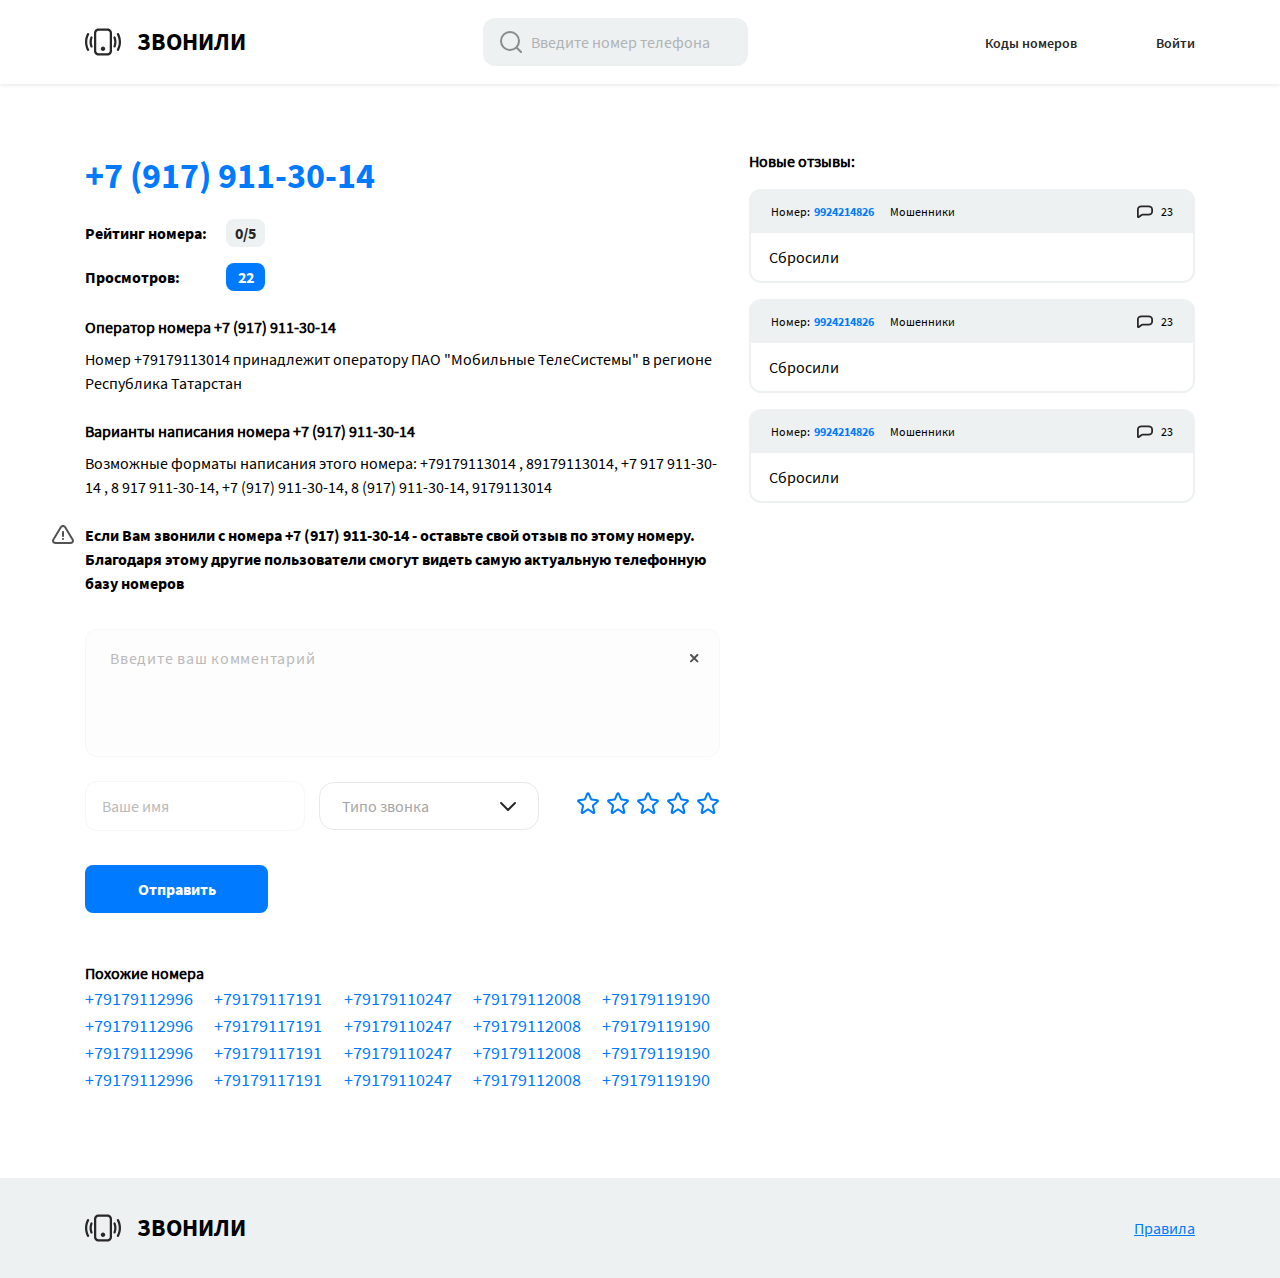
<file: number.html>
<!DOCTYPE html>
<html>
    <head>
        <meta charset="UTF-8">
        <title>Главная</title>
        <meta name="viewport" content="width=device-width, initial-scale=1">
        <link rel="stylesheet" href="css/font.css">
        <link rel="stylesheet" href="css/style.css">
        <link rel="stylesheet" href="css/media.css">
    </head>
    <body>
        <div class="header">
            <div class="container">
                <div class="header__wrap">
                    <a class="logo">
                        <svg width="36" height="36" class="logo__icon" viewBox="0 0 36 28" fill="none" xmlns="http://www.w3.org/2000/svg">
                            <path d="M22.5 2.75C23.0967 2.75 23.669 2.98705 24.091 3.40901C24.5129 3.83097 24.75 4.40326 24.75 5V23C24.75 23.5967 24.5129 24.169 24.091 24.591C23.669 25.0129 23.0967 25.25 22.5 25.25H13.5C12.9033 25.25 12.331 25.0129 11.909 24.591C11.4871 24.169 11.25 23.5967 11.25 23V5C11.25 4.40326 11.4871 3.83097 11.909 3.40901C12.331 2.98705 12.9033 2.75 13.5 2.75H22.5ZM13.5 0.5C12.3065 0.5 11.1619 0.974106 10.318 1.81802C9.47411 2.66193 9 3.80653 9 5V23C9 24.1935 9.47411 25.3381 10.318 26.182C11.1619 27.0259 12.3065 27.5 13.5 27.5H22.5C23.6935 27.5 24.8381 27.0259 25.682 26.182C26.5259 25.3381 27 24.1935 27 23V5C27 3.80653 26.5259 2.66193 25.682 1.81802C24.8381 0.974106 23.6935 0.5 22.5 0.5H13.5Z" fill="#282828"/>
                            <path d="M18 23C18.5968 23 19.1691 22.7629 19.591 22.341C20.013 21.919 20.25 21.3467 20.25 20.75C20.25 20.1533 20.013 19.581 19.591 19.159C19.1691 18.7371 18.5968 18.5 18 18.5C17.4033 18.5 16.831 18.7371 16.409 19.159C15.9871 19.581 15.75 20.1533 15.75 20.75C15.75 21.3467 15.9871 21.919 16.409 22.341C16.831 22.7629 17.4033 23 18 23ZM3.59777 5.1305C3.72839 5.19961 3.84412 5.29379 3.93834 5.40764C4.03256 5.52149 4.10342 5.65279 4.14688 5.79404C4.19035 5.93529 4.20555 6.08371 4.19163 6.23084C4.17771 6.37797 4.13495 6.52091 4.06577 6.6515C2.86932 8.9159 2.24589 11.439 2.25002 14C2.25002 16.655 2.90702 19.157 4.06577 21.3485C4.20541 21.6123 4.23455 21.9207 4.14678 22.2059C4.05901 22.4912 3.86153 22.7299 3.59777 22.8695C3.33401 23.0091 3.02559 23.0383 2.74034 22.9505C2.4551 22.8627 2.21641 22.6653 2.07677 22.4015C0.708822 19.8126 -0.00420198 16.9281 1.86287e-05 14C1.86287e-05 10.9692 0.751519 8.10725 2.07677 5.5985C2.14588 5.46787 2.24006 5.35215 2.35391 5.25793C2.46776 5.16371 2.59906 5.09284 2.74031 5.04938C2.88156 5.00592 3.02998 4.99072 3.17711 5.00463C3.32423 5.01855 3.46718 5.06132 3.59777 5.1305ZM32.4023 5.1305C32.5329 5.06132 32.6758 5.01855 32.8229 5.00463C32.9701 4.99072 33.1185 5.00592 33.2597 5.04938C33.401 5.09284 33.5323 5.16371 33.6461 5.25793C33.76 5.35215 33.8542 5.46787 33.9233 5.5985C35.2913 8.18735 36.0043 11.0719 36 14C36.0043 16.9281 35.2913 19.8126 33.9233 22.4015C33.7836 22.6653 33.5449 22.8627 33.2597 22.9505C32.9745 23.0383 32.666 23.0091 32.4023 22.8695C32.1385 22.7299 31.941 22.4912 31.8533 22.2059C31.7655 21.9207 31.7946 21.6123 31.9343 21.3485C33.1307 19.0841 33.7541 16.561 33.75 14C33.75 11.345 33.093 8.843 31.9343 6.6515C31.8651 6.52091 31.8223 6.37797 31.8084 6.23084C31.7945 6.08371 31.8097 5.93529 31.8532 5.79404C31.8966 5.65279 31.9675 5.52149 32.0617 5.40764C32.1559 5.29379 32.2716 5.19961 32.4023 5.1305ZM6.87827 8.4515C7.01601 8.50521 7.14182 8.58554 7.24849 8.6879C7.35517 8.79026 7.44062 8.91264 7.49997 9.04805C7.55932 9.18346 7.59139 9.32924 7.59436 9.47705C7.59733 9.62487 7.57113 9.77182 7.51727 9.9095C7.00863 11.2132 6.7484 12.6006 6.75002 14C6.75002 15.4445 7.02002 16.8237 7.51502 18.0905C7.5778 18.2296 7.61165 18.3799 7.6145 18.5325C7.61734 18.685 7.58913 18.8365 7.53158 18.9778C7.47402 19.1191 7.38833 19.2473 7.27971 19.3544C7.17108 19.4615 7.0418 19.5455 6.89973 19.6011C6.75765 19.6567 6.60575 19.6828 6.45326 19.6779C6.30077 19.6729 6.15087 19.637 6.0127 19.5723C5.87452 19.5076 5.75094 19.4155 5.64948 19.3016C5.54802 19.1876 5.4708 19.0542 5.42252 18.9095C4.81157 17.3448 4.49869 15.6797 4.50002 14C4.50002 12.2697 4.82627 10.6137 5.42252 9.0905C5.53101 8.81286 5.74525 8.58962 6.01819 8.46982C6.29113 8.35001 6.60047 8.34342 6.87827 8.4515ZM29.1218 8.4515C29.2595 8.39764 29.4064 8.37144 29.5542 8.37441C29.702 8.37738 29.8478 8.40945 29.9832 8.4688C30.1186 8.52814 30.241 8.6136 30.3434 8.72027C30.4457 8.82695 30.5261 8.95276 30.5798 9.0905C31.1738 10.6137 31.5 12.2697 31.5 14C31.5 15.7302 31.1738 17.3862 30.5775 18.9095C30.4588 19.1724 30.2437 19.3796 29.9766 19.4884C29.7095 19.5972 29.4107 19.5993 29.1422 19.4942C28.8736 19.389 28.6556 19.1848 28.5333 18.9235C28.411 18.6623 28.3937 18.3641 28.485 18.0905C28.98 16.8237 29.25 15.4445 29.25 14C29.25 12.5555 28.98 11.1762 28.485 9.9095C28.3761 9.63172 28.382 9.32205 28.5014 9.04862C28.6208 8.7752 28.844 8.5604 29.1218 8.4515Z" fill="#282828"/>
                        </svg>
                        <span class="logo__name">Звонили</span>
                    </a>
                    <div class="search">
                        <input type="search" class="search__input" placeholder="Введите номер телефона">
                        <svg width="24" height="24" class="search__icon" viewBox="0 0 24 24" fill="none" xmlns="http://www.w3.org/2000/svg">
                            <g o   pacity="0.5">
                            <path d="M11 20C15.9706 20 20 15.9706 20 11C20 6.02944 15.9706 2 11 2C6.02944 2 2 6.02944 2 11C2 15.9706 6.02944 20 11 20Z" stroke="#282828" stroke-width="2" stroke-linecap="round" stroke-linejoin="round"/>
                            <path d="M22 22L18 18" stroke="#282828" stroke-width="2" stroke-linecap="round" stroke-linejoin="round"/>
                            </g>
                        </svg>
                    </div>
                    <div class="buttons">
                        <a href="/" class="buttons__numbers">Коды номеров</a>
                        <a href="/" class="buttons__input">Войти</a>
                    </div>
                </div>
            </div>
        </div>
        <div class="main">
            <div class="container">
                <div class="main__wrap">
                    <div class="main__left">
                        <div class="information">
                            <h2 class="title information__title">+7 (917) 911-30-14</h2>
                            <div class="assessment">
                                <div class="assessment__item">
                                    <span class="assessment__category">Рейтинг номера:</span>
                                    <div class="assessment__rating">
                                        <span class="assessment__number">0/5</span>
                                    </div>
                                </div>
                                <div class="assessment__item">
                                    <span class="assessment__category">Просмотров:</span>
                                    <div class="assessment__rating assessment__rating-blue">
                                        <span class="assessment__number">22</span>
                                    </div>
                                </div>
                            </div>
                            <div class="number">
                                <div class="number__item">
                                    <h4 class="ltitle number__ltitle">Оператор номера +7 (917) 911-30-14</h4>
                                    <p class="number__desc">Номер +79179113014 принадлежит оператору ПАО "Мобильные ТелеСистемы" в регионе Республика Татарстан</p>
                                </div>
                                <div class="number__item">
                                    <h4 class="ltitle number__ltitle">Варианты написания номера +7 (917) 911-30-14</h4>
                                    <p class="number__desc">Возможные форматы написания этого номера: +79179113014 , 89179113014, +7 917 911-30-14 , 8 917 911-30-14, +7 (917) 911-30-14, 8 (917) 911-30-14, 9179113014</p>
                                </div>
                            </div>
                        </div>
                        <div class="memo">
                            <p class="memo__info">Если Вам звонили с номера +7 (917) 911-30-14 - оставьте свой отзыв по этому номеру. Благодаря этому другие пользователи смогут видеть самую актуальную телефонную базу номеров</p>
                        </div>
                        <form action="" method="POST" class="form">
                            <div class="form__wrap">
                                <textarea name="form__comment" id="form__comment" class="form__comment" placeholder="Введите ваш комментарий"></textarea>
                                <svg width="12" height="12" class="form__close" viewBox="0 0 12 12" fill="none" xmlns="http://www.w3.org/2000/svg">
                                    <g opacity="0.8">
                                    <path d="M3 3L9.3871 9.3871" stroke="#282828" stroke-width="2" stroke-linecap="round" stroke-linejoin="round"/>
                                    <path d="M3 9.38721L9.3871 3.00011" stroke="#282828" stroke-width="2" stroke-linecap="round" stroke-linejoin="round"/>
                                    </g>
                                </svg>     
                            </div>
                            <div class="form__appeal">
                                <input type="text" id="form__name" class="form__name" placeholder="Ваше имя">
                                <div class="select">
                                    <div class="select__header">
                                        <span class="select__current">Типо звонка</span>
                                        <svg width="16" height="9" class="select__icon" viewBox="0 0 16 9" fill="none" xmlns="http://www.w3.org/2000/svg">
                                            <path d="M15 1L8.03683 7.96317L1.07366 0.999999" stroke="#282828" stroke-width="2" stroke-linecap="round" stroke-linejoin="round"/>
                                        </svg>                                            
                                    </div>
                                    <div class="select__body">
                                        <div class="select__item">Value 1</div>
                                        <div class="select__item">Value 2</div>
                                        <div class="select__item">Value 3</div>
                                    </div>
                                </div>
                                <div class="rating">
                                    <svg width="24" height="24" class="rating__star" viewBox="0 0 24 24" fill="none" xmlns="http://www.w3.org/2000/svg">
                                        <path d="M11.3079 2.65797C11.5645 2.0432 12.4355 2.0432 12.6921 2.65797L14.8937 7.93186C14.9962 8.17755 15.2214 8.35045 15.4852 8.38616L21.2876 9.17148C21.9378 9.25948 22.1695 10.081 21.6612 10.4958L17.1809 14.1518C16.9594 14.3326 16.86 14.6235 16.9244 14.902L18.3568 21.0919C18.5119 21.762 17.7583 22.27 17.1953 21.8748L12.4309 18.5309C12.1723 18.3494 11.8277 18.3494 11.5691 18.5309L6.8047 21.8749C6.24167 22.27 5.48807 21.7621 5.64315 21.0919L7.07545 14.902C7.1399 14.6235 7.04042 14.3326 6.81895 14.1518L2.3388 10.4958C1.83048 10.081 2.06222 9.25948 2.7124 9.17149L8.51479 8.38616C8.77862 8.35045 9.00375 8.17755 9.10631 7.93186L11.3079 2.65797Z" stroke="#007BFF" stroke-width="2" stroke-miterlimit="3.3292" stroke-linecap="round" stroke-linejoin="round"/>
                                    </svg>
                                    <svg width="24" height="24" class="rating__star" viewBox="0 0 24 24" fill="none" xmlns="http://www.w3.org/2000/svg">
                                        <path d="M11.3079 2.65797C11.5645 2.0432 12.4355 2.0432 12.6921 2.65797L14.8937 7.93186C14.9962 8.17755 15.2214 8.35045 15.4852 8.38616L21.2876 9.17148C21.9378 9.25948 22.1695 10.081 21.6612 10.4958L17.1809 14.1518C16.9594 14.3326 16.86 14.6235 16.9244 14.902L18.3568 21.0919C18.5119 21.762 17.7583 22.27 17.1953 21.8748L12.4309 18.5309C12.1723 18.3494 11.8277 18.3494 11.5691 18.5309L6.8047 21.8749C6.24167 22.27 5.48807 21.7621 5.64315 21.0919L7.07545 14.902C7.1399 14.6235 7.04042 14.3326 6.81895 14.1518L2.3388 10.4958C1.83048 10.081 2.06222 9.25948 2.7124 9.17149L8.51479 8.38616C8.77862 8.35045 9.00375 8.17755 9.10631 7.93186L11.3079 2.65797Z" stroke="#007BFF" stroke-width="2" stroke-miterlimit="3.3292" stroke-linecap="round" stroke-linejoin="round"/>
                                    </svg>
                                    <svg width="24" height="24" class="rating__star" viewBox="0 0 24 24" fill="none" xmlns="http://www.w3.org/2000/svg">
                                        <path d="M11.3079 2.65797C11.5645 2.0432 12.4355 2.0432 12.6921 2.65797L14.8937 7.93186C14.9962 8.17755 15.2214 8.35045 15.4852 8.38616L21.2876 9.17148C21.9378 9.25948 22.1695 10.081 21.6612 10.4958L17.1809 14.1518C16.9594 14.3326 16.86 14.6235 16.9244 14.902L18.3568 21.0919C18.5119 21.762 17.7583 22.27 17.1953 21.8748L12.4309 18.5309C12.1723 18.3494 11.8277 18.3494 11.5691 18.5309L6.8047 21.8749C6.24167 22.27 5.48807 21.7621 5.64315 21.0919L7.07545 14.902C7.1399 14.6235 7.04042 14.3326 6.81895 14.1518L2.3388 10.4958C1.83048 10.081 2.06222 9.25948 2.7124 9.17149L8.51479 8.38616C8.77862 8.35045 9.00375 8.17755 9.10631 7.93186L11.3079 2.65797Z" stroke="#007BFF" stroke-width="2" stroke-miterlimit="3.3292" stroke-linecap="round" stroke-linejoin="round"/>
                                    </svg>
                                    <svg width="24" height="24" class="rating__star" viewBox="0 0 24 24" fill="none" xmlns="http://www.w3.org/2000/svg">
                                        <path d="M11.3079 2.65797C11.5645 2.0432 12.4355 2.0432 12.6921 2.65797L14.8937 7.93186C14.9962 8.17755 15.2214 8.35045 15.4852 8.38616L21.2876 9.17148C21.9378 9.25948 22.1695 10.081 21.6612 10.4958L17.1809 14.1518C16.9594 14.3326 16.86 14.6235 16.9244 14.902L18.3568 21.0919C18.5119 21.762 17.7583 22.27 17.1953 21.8748L12.4309 18.5309C12.1723 18.3494 11.8277 18.3494 11.5691 18.5309L6.8047 21.8749C6.24167 22.27 5.48807 21.7621 5.64315 21.0919L7.07545 14.902C7.1399 14.6235 7.04042 14.3326 6.81895 14.1518L2.3388 10.4958C1.83048 10.081 2.06222 9.25948 2.7124 9.17149L8.51479 8.38616C8.77862 8.35045 9.00375 8.17755 9.10631 7.93186L11.3079 2.65797Z" stroke="#007BFF" stroke-width="2" stroke-miterlimit="3.3292" stroke-linecap="round" stroke-linejoin="round"/>
                                    </svg>
                                    <svg width="24" height="24" class="rating__star" viewBox="0 0 24 24" fill="none" xmlns="http://www.w3.org/2000/svg">
                                        <path d="M11.3079 2.65797C11.5645 2.0432 12.4355 2.0432 12.6921 2.65797L14.8937 7.93186C14.9962 8.17755 15.2214 8.35045 15.4852 8.38616L21.2876 9.17148C21.9378 9.25948 22.1695 10.081 21.6612 10.4958L17.1809 14.1518C16.9594 14.3326 16.86 14.6235 16.9244 14.902L18.3568 21.0919C18.5119 21.762 17.7583 22.27 17.1953 21.8748L12.4309 18.5309C12.1723 18.3494 11.8277 18.3494 11.5691 18.5309L6.8047 21.8749C6.24167 22.27 5.48807 21.7621 5.64315 21.0919L7.07545 14.902C7.1399 14.6235 7.04042 14.3326 6.81895 14.1518L2.3388 10.4958C1.83048 10.081 2.06222 9.25948 2.7124 9.17149L8.51479 8.38616C8.77862 8.35045 9.00375 8.17755 9.10631 7.93186L11.3079 2.65797Z" stroke="#007BFF" stroke-width="2" stroke-miterlimit="3.3292" stroke-linecap="round" stroke-linejoin="round"/>
                                    </svg>                                         
                                </div>
                            </div>
                            <button type="submit" class="form__button">Отправить</button>
                        </form>
                        <div class="similar">
                            <h4 class="ltitle similar__ltitle">Похожие номера</h4>
                            <div class="similar__list">
                                <a href="/" class="similar__item">+79179112996</a>
                                <a href="/" class="similar__item">+79179117191</a>
                                <a href="/" class="similar__item">+79179110247</a>
                                <a href="/" class="similar__item">+79179112008</a>
                                <a href="/" class="similar__item">+79179119190</a>
                                <a href="/" class="similar__item">+79179112996</a>
                                <a href="/" class="similar__item">+79179117191</a>
                                <a href="/" class="similar__item">+79179110247</a>
                                <a href="/" class="similar__item">+79179112008</a>
                                <a href="/" class="similar__item">+79179119190</a>
                                <a href="/" class="similar__item">+79179112996</a>
                                <a href="/" class="similar__item">+79179117191</a>
                                <a href="/" class="similar__item">+79179110247</a>
                                <a href="/" class="similar__item">+79179112008</a>
                                <a href="/" class="similar__item">+79179119190</a>
                                <a href="/" class="similar__item">+79179112996</a>
                                <a href="/" class="similar__item">+79179117191</a>
                                <a href="/" class="similar__item">+79179110247</a>
                                <a href="/" class="similar__item">+79179112008</a>
                                <a href="/" class="similar__item">+79179119190</a>
                            </div>
                        </div>
                    </div>
                    <div class="main__right">
                        <div class="sidebar">
                            <h4 class="ltitle sidebar__ltitle">Новые отзывы:</h4>
                            <div class="recall">
                                <div class="recall__header">
                                    <div class="recall__left">
                                        <div class="verified__left recall__port">
                                            <span class="verified__category recall__category">Номер:</span>
                                            <span class="verified__num recall__num">9924214826</span>
                                        </div>
                                        <span class="recall__status">Мошенники</span>
                                    </div>
                                    <div class="recall__right">
                                        <div class="statistic__item recall__item">
                                            <svg width="16" height="14" class="statistic__icon" viewBox="0 0 18 15" fill="none" xmlns="http://www.w3.org/2000/svg">
                                                <path d="M5.00065 1.16669C2.79151 1.16669 1.00065 2.73369 1.00065 4.66669V7.00002C1.00065 7.14022 1.01007 7.2785 1.02839 7.4144C1.00993 7.46788 1 7.5246 1 7.58335V12.7317C1 13.2301 1.66808 13.499 2.10053 13.1746L5.13333 10.9C5.47953 10.6404 5.90059 10.5 6.33333 10.5H13.0007C15.2098 10.5 17.0007 8.93302 17.0007 7.00002V4.66669C17.0007 2.73369 15.2098 1.16669 13.0007 1.16669H5.00065Z" stroke="#282828" stroke-width="2"></path>
                                            </svg>
                                            <span class="statistic__name recall__name">23</span>
                                        </div>
                                    </div>
                                </div>
                                <div class="recall__body">
                                    <p class="recall__info">Сбросили</p>
                                </div>
                            </div>
                            <div class="recall">
                                <div class="recall__header">
                                    <div class="recall__left">
                                        <div class="verified__left recall__port">
                                            <span class="verified__category recall__category">Номер:</span>
                                            <span class="verified__num recall__num">9924214826</span>
                                        </div>
                                        <span class="recall__status">Мошенники</span>
                                    </div>
                                    <div class="recall__right">
                                        <div class="statistic__item recall__item">
                                            <svg width="16" height="14" class="statistic__icon" viewBox="0 0 18 15" fill="none" xmlns="http://www.w3.org/2000/svg">
                                                <path d="M5.00065 1.16669C2.79151 1.16669 1.00065 2.73369 1.00065 4.66669V7.00002C1.00065 7.14022 1.01007 7.2785 1.02839 7.4144C1.00993 7.46788 1 7.5246 1 7.58335V12.7317C1 13.2301 1.66808 13.499 2.10053 13.1746L5.13333 10.9C5.47953 10.6404 5.90059 10.5 6.33333 10.5H13.0007C15.2098 10.5 17.0007 8.93302 17.0007 7.00002V4.66669C17.0007 2.73369 15.2098 1.16669 13.0007 1.16669H5.00065Z" stroke="#282828" stroke-width="2"></path>
                                            </svg>
                                            <span class="statistic__name recall__name">23</span>
                                        </div>
                                    </div>
                                </div>
                                <div class="recall__body">
                                    <p class="recall__info">Сбросили</p>
                                </div>
                            </div> 
                            <div class="recall">
                                <div class="recall__header">
                                    <div class="recall__left">
                                        <div class="verified__left recall__port">
                                            <span class="verified__category recall__category">Номер:</span>
                                            <span class="verified__num recall__num">9924214826</span>
                                        </div>
                                        <span class="recall__status">Мошенники</span>
                                    </div>
                                    <div class="recall__right">
                                        <div class="statistic__item recall__item">
                                            <svg width="16" height="14" class="statistic__icon" viewBox="0 0 18 15" fill="none" xmlns="http://www.w3.org/2000/svg">
                                                <path d="M5.00065 1.16669C2.79151 1.16669 1.00065 2.73369 1.00065 4.66669V7.00002C1.00065 7.14022 1.01007 7.2785 1.02839 7.4144C1.00993 7.46788 1 7.5246 1 7.58335V12.7317C1 13.2301 1.66808 13.499 2.10053 13.1746L5.13333 10.9C5.47953 10.6404 5.90059 10.5 6.33333 10.5H13.0007C15.2098 10.5 17.0007 8.93302 17.0007 7.00002V4.66669C17.0007 2.73369 15.2098 1.16669 13.0007 1.16669H5.00065Z" stroke="#282828" stroke-width="2"></path>
                                            </svg>
                                            <span class="statistic__name recall__name">23</span>
                                        </div>
                                    </div>
                                </div>
                                <div class="recall__body">
                                    <p class="recall__info">Сбросили</p>
                                </div>
                            </div>   
                        </div>
                    </div>
                </div>
            </div>
        </div>
        <footer class="footer">
            <div class="container">
                <div class="footer__wrap">
                    <div class="logo logo__footer">
                        <svg width="36" height="36" class="logo__icon" viewBox="0 0 36 28" fill="none" xmlns="http://www.w3.org/2000/svg">
                            <path d="M22.5 2.75C23.0967 2.75 23.669 2.98705 24.091 3.40901C24.5129 3.83097 24.75 4.40326 24.75 5V23C24.75 23.5967 24.5129 24.169 24.091 24.591C23.669 25.0129 23.0967 25.25 22.5 25.25H13.5C12.9033 25.25 12.331 25.0129 11.909 24.591C11.4871 24.169 11.25 23.5967 11.25 23V5C11.25 4.40326 11.4871 3.83097 11.909 3.40901C12.331 2.98705 12.9033 2.75 13.5 2.75H22.5ZM13.5 0.5C12.3065 0.5 11.1619 0.974106 10.318 1.81802C9.47411 2.66193 9 3.80653 9 5V23C9 24.1935 9.47411 25.3381 10.318 26.182C11.1619 27.0259 12.3065 27.5 13.5 27.5H22.5C23.6935 27.5 24.8381 27.0259 25.682 26.182C26.5259 25.3381 27 24.1935 27 23V5C27 3.80653 26.5259 2.66193 25.682 1.81802C24.8381 0.974106 23.6935 0.5 22.5 0.5H13.5Z" fill="#282828"/>
                            <path d="M18 23C18.5968 23 19.1691 22.7629 19.591 22.341C20.013 21.919 20.25 21.3467 20.25 20.75C20.25 20.1533 20.013 19.581 19.591 19.159C19.1691 18.7371 18.5968 18.5 18 18.5C17.4033 18.5 16.831 18.7371 16.409 19.159C15.9871 19.581 15.75 20.1533 15.75 20.75C15.75 21.3467 15.9871 21.919 16.409 22.341C16.831 22.7629 17.4033 23 18 23ZM3.59777 5.1305C3.72839 5.19961 3.84412 5.29379 3.93834 5.40764C4.03256 5.52149 4.10342 5.65279 4.14688 5.79404C4.19035 5.93529 4.20555 6.08371 4.19163 6.23084C4.17771 6.37797 4.13495 6.52091 4.06577 6.6515C2.86932 8.9159 2.24589 11.439 2.25002 14C2.25002 16.655 2.90702 19.157 4.06577 21.3485C4.20541 21.6123 4.23455 21.9207 4.14678 22.2059C4.05901 22.4912 3.86153 22.7299 3.59777 22.8695C3.33401 23.0091 3.02559 23.0383 2.74034 22.9505C2.4551 22.8627 2.21641 22.6653 2.07677 22.4015C0.708822 19.8126 -0.00420198 16.9281 1.86287e-05 14C1.86287e-05 10.9692 0.751519 8.10725 2.07677 5.5985C2.14588 5.46787 2.24006 5.35215 2.35391 5.25793C2.46776 5.16371 2.59906 5.09284 2.74031 5.04938C2.88156 5.00592 3.02998 4.99072 3.17711 5.00463C3.32423 5.01855 3.46718 5.06132 3.59777 5.1305ZM32.4023 5.1305C32.5329 5.06132 32.6758 5.01855 32.8229 5.00463C32.9701 4.99072 33.1185 5.00592 33.2597 5.04938C33.401 5.09284 33.5323 5.16371 33.6461 5.25793C33.76 5.35215 33.8542 5.46787 33.9233 5.5985C35.2913 8.18735 36.0043 11.0719 36 14C36.0043 16.9281 35.2913 19.8126 33.9233 22.4015C33.7836 22.6653 33.5449 22.8627 33.2597 22.9505C32.9745 23.0383 32.666 23.0091 32.4023 22.8695C32.1385 22.7299 31.941 22.4912 31.8533 22.2059C31.7655 21.9207 31.7946 21.6123 31.9343 21.3485C33.1307 19.0841 33.7541 16.561 33.75 14C33.75 11.345 33.093 8.843 31.9343 6.6515C31.8651 6.52091 31.8223 6.37797 31.8084 6.23084C31.7945 6.08371 31.8097 5.93529 31.8532 5.79404C31.8966 5.65279 31.9675 5.52149 32.0617 5.40764C32.1559 5.29379 32.2716 5.19961 32.4023 5.1305ZM6.87827 8.4515C7.01601 8.50521 7.14182 8.58554 7.24849 8.6879C7.35517 8.79026 7.44062 8.91264 7.49997 9.04805C7.55932 9.18346 7.59139 9.32924 7.59436 9.47705C7.59733 9.62487 7.57113 9.77182 7.51727 9.9095C7.00863 11.2132 6.7484 12.6006 6.75002 14C6.75002 15.4445 7.02002 16.8237 7.51502 18.0905C7.5778 18.2296 7.61165 18.3799 7.6145 18.5325C7.61734 18.685 7.58913 18.8365 7.53158 18.9778C7.47402 19.1191 7.38833 19.2473 7.27971 19.3544C7.17108 19.4615 7.0418 19.5455 6.89973 19.6011C6.75765 19.6567 6.60575 19.6828 6.45326 19.6779C6.30077 19.6729 6.15087 19.637 6.0127 19.5723C5.87452 19.5076 5.75094 19.4155 5.64948 19.3016C5.54802 19.1876 5.4708 19.0542 5.42252 18.9095C4.81157 17.3448 4.49869 15.6797 4.50002 14C4.50002 12.2697 4.82627 10.6137 5.42252 9.0905C5.53101 8.81286 5.74525 8.58962 6.01819 8.46982C6.29113 8.35001 6.60047 8.34342 6.87827 8.4515ZM29.1218 8.4515C29.2595 8.39764 29.4064 8.37144 29.5542 8.37441C29.702 8.37738 29.8478 8.40945 29.9832 8.4688C30.1186 8.52814 30.241 8.6136 30.3434 8.72027C30.4457 8.82695 30.5261 8.95276 30.5798 9.0905C31.1738 10.6137 31.5 12.2697 31.5 14C31.5 15.7302 31.1738 17.3862 30.5775 18.9095C30.4588 19.1724 30.2437 19.3796 29.9766 19.4884C29.7095 19.5972 29.4107 19.5993 29.1422 19.4942C28.8736 19.389 28.6556 19.1848 28.5333 18.9235C28.411 18.6623 28.3937 18.3641 28.485 18.0905C28.98 16.8237 29.25 15.4445 29.25 14C29.25 12.5555 28.98 11.1762 28.485 9.9095C28.3761 9.63172 28.382 9.32205 28.5014 9.04862C28.6208 8.7752 28.844 8.5604 29.1218 8.4515Z" fill="#282828"/>
                        </svg>
                        <span class="logo__name">Звонили</span>
                    </div>
                    <a href="/" class="specification">Правила</a>
                </div>
            </div>
        </footer>
        <script src="js/main.js"></script>
    </body>
</html>
</file>
<file: css/font.css>
@font-face {
    font-family: "Poppins-SemiBold";
    src: url(../fonts/Poppins/Poppins-SemiBold.ttf);
}

@font-face {
    font-family: "Roboto-Regular";
    src: url(../fonts/Roboto/Roboto-Regular.ttf);
}

@font-face {
    font-family: "Roboto-Bold";
    src: url(../fonts/Roboto/Roboto-Bold.ttf);
}

@font-face {
    font-family: "SourceSansPro-Bold";
    src: url(../fonts/SourceSansPro/SourceSansPro-Bold.ttf);
}

@font-face {
    font-family: "SourceSansPro-Regular";
    src: url(../fonts/SourceSansPro/SourceSansPro-Regular.ttf);
}

@font-face {
    font-family: "SourceSansPro-SemiBold";
    src: url(../fonts/SourceSansPro/SourceSansPro-SemiBold.ttf);
}
</file>
<file: css/style.css>
body {
    height: 100%;
    scroll-behavior: smooth;
    text-rendering: optimizeSpeed;
    line-height: 1.5;
}

*,
*::before,
*::after {
    box-sizing: border-box;
}

ul[class],
ol[class] {
    list-style: none;
    padding: 0;
}

body,
h1,
h2,
h3,
h4,
p,
ul[class],
ol[class],
li,
figure,
figcaption,
blockquote,
dl,
dd {
    margin: 0;
}

a:not([class]) {
    text-decoration-skip-ink: auto;
}

a,
button {
    transition: 0.2s;
}

img {
    max-width: 100%;
    display: block;
}

input,
button,
textarea,
select {
    font: inherit;
}

/* Удаляем все анимации и переходы для людей, которые предпочитай их не использовать */
@media (prefers-reduced-motion: reduce) {
    * {
        animation-duration: 0.01ms !important;
        animation-iteration-count: 1 !important;
        transition-duration: 0.01ms !important;
        scroll-behavior: auto !important;
    }
}

textarea {
    resize: none;
}

body {
    font-family: "SourceSansPro-Regular";
    font-size: 16px;
}

h2,  h4, p {
    margin: 0
}

.container {
    max-width: 1140px;
    padding: 0 15px;
    margin: auto;
}

.header {
    box-shadow: 0px 1px 4px rgba(0, 0, 0, 0.1);
}

.header__wrap {
    display: flex;
    justify-content: space-between;
    align-items: center;
    padding: 18px 0;
}

.logo {
    text-decoration: none;
    cursor: pointer;
    display: flex;
    align-items: center;
}

.logo__icon {
    margin-right: 16px;
}

.logo__name {
    font-family: "SourceSansPro-Bold";
    font-size: 24px;
    text-transform: uppercase;
}

.buttons__numbers {
    margin-right: 76px;
}

.buttons__numbers, .buttons__input {
    font-family: "SourceSansPro-SemiBold";
    font-size: 14px;
    text-decoration: none;
    color: #282828;
}

.buttons__numbers:hover, .buttons__input:hover {
    color: #007BFF;
}

.search {
    display: inline-flex;
    align-items: center;
    background: #EDF1F2;
    border-radius: 12px;
    padding: 12px 16px 12px 16px;
}

.search__input {
    background: #EDF1F2;
    color: #282828;
    border: none;
    outline: none;
    line-height: 20px;
    opacity: 0.5;
    padding: 0 ;
}

.search__icon {
    opacity: 0.5;
    margin-right: 8px;
    order: -1;
}

.main {
    position: relative;
}

.main__wrap {
    display: flex;
    padding-top: 65px;
    padding-bottom: 85px;
}

.main__left {
    margin-right: 29px;
}

.info {
    margin-bottom: 32px;
}

.title {
    font-family: "SourceSansPro-Bold";
    font-size: 36px;
    color: #007BFF;
}

.info__title {
    position: relative;
    margin-bottom: 16px;
}

.info__title::before {
    position: absolute;
    content: '';
    background-image: url("../images/phone.svg");
    background-repeat: no-repeat;
    background-position: center;
    width: 40px;
    height: 40px;
    transform: translate(-100%, -50%);
    top: 50%;
    margin-left: -10px;
}

.comments {
    margin-bottom: 32px;
}

.comments__ltitle {
    margin-bottom: 16px;
}

.review {
    border: 2px solid #EDF1F2;
    border-radius: 12px;
    overflow: hidden;
    background: #EDF1F2;
    margin-bottom: 24px;
}

.review:last-child {
    margin-bottom: 32px;
}

.review__header {
    display: flex;
    justify-content: space-between;
    align-items: center;
    background-color: #EDF1F2;
    padding: 7px 16px;
}

.review__left {
    display: flex;
    align-items: center;
}

.review__info {
    display: flex;
    align-items: center;
}

.avatar {
    display: flex;
    justify-content: center;
    align-items: center;
    border-radius: 50%;
    width: 28px;
    height: 28px;
    background: #2E91C9;
    margin-right: 16px;
}

.avatar__name {
    color: #ffffff;
}

.review__name {
    font-family: "SourceSansPro-SemiBold";
    font-size: 12px;
    color: #282828;
    margin-right: 27px;
}

.review__date {
    font-size: 12px;
}

.review__right {
    display: flex;
    align-items: center;
}

.review__category {
    font-size: 12px;
}



.review__body {
    padding: 16px 18px;
    background-color: #ffffff;
}

.review__body-big {
    padding: 16px 18px 56px 18px;
    background-color: #ffffff;
}

.verified {
    margin-bottom: 32px;
}

.verified__left {
    display: flex;
    justify-content: space-between;
    align-items: center;
    margin-right: 39px;
}

.verified__ltitle {
    padding-bottom: 16px;
}

.verified__item {
    display: flex;
    align-items: center;
    justify-content: space-between;
    background: #EDF1F2;
    padding: 12px 16px;
    width: 446px;
}

.verified__item:nth-child(even) {
    background: #ffffff;
}

.verified__item:first-child {
    border-radius: 12px 12px 0px 0px;
}

.verified__item:last-child {
    border-radius: 0px 0px 12px 12px;
}

.verified__category {
    margin-right: 4px;
}

.verified__num {
    font-family: "SourceSansPro-Bold";
    font-size: 16px;
    color: #007BFF;
}

.review__num {
    font-size: 12px;
}

.statistic {
    display: flex;
    justify-content: space-between;
}

.statistic__item {
    display: flex;
    align-items: center;
}

.statistic__item:not(:last-child) {
    margin-right: 18px;
}

.statistic__icon {
    margin-right: 8px;
}

.statistic__name {
    font-size: 12px;
}

.comments__more {
    font-family: "SourceSansPro-Bold";
    display: block;
    text-decoration: none;
    background: #007BFF;
    border-radius: 8px;
    max-width: 183px;
    padding: 12px 10px;
    text-align: center;
    color: #ffffff;   
}

.comments__more:hover {
    background-color: #2faeeb;
}

.footer {
    background: #EDF1F2;
}

.footer__wrap {
    display: flex;
    justify-content: space-between;
    align-items: center;
    padding: 32px 0;
}

.specification {
    color: #007BFF;
}

.specification:hover {
    color: #2faeeb;
}

.assessment {
    max-width: 180px;
    padding-top: 16px;
    padding-bottom: 24px;
}

.assessment__item {
    display: flex;
    justify-content: space-between;
    align-items: center;
}

.assessment__item:not(:last-child) {
    padding-bottom: 16px;
}

.assessment__category {
    font-family: "SourceSansPro-Bold";
    padding-right: 18px;
}

.assessment__rating {
    font-family: "SourceSansPro-Bold";
    width: 39px;
    height: 28px;
    color: #282828;
    background: #EDF1F2;
    border-radius: 8px;
    padding: 2px 4px;
    text-align: center;
}

.assessment__rating-blue {
    background: #007BFF;
    color: #ffffff;
}

.number__item {
    padding-bottom: 24px;
}

.number__ltitle {
    padding-bottom: 8px;
}

.memo {
    padding-bottom: 34px;
    position: relative;
}

.memo::before {
    position: absolute;
    content: '';
    background-image: url("../images/memo.svg");
    background-repeat: no-repeat;
    width: 24px;
    height: 24px;
    transform: translate(-100%, 0);
    margin-left: -10px;
}

.memo__info {
    font-family: "SourceSansPro-Bold";
}

.form {
    margin-bottom: 48px;
}

.form__wrap {
    position: relative;
    margin-bottom: 24px;
    height: 128px;
}

.form__comment {
    background: #FCFCFC;
    border: 1px solid #EDF1F2;
    border-radius: 12px;
    padding: 16px 24px;
    letter-spacing: 0.75px;
    color: #282828;
    opacity: 0.5;
    max-width: 100%;
    width: 100%;
    height: 100%;
    resize: none;
}

.form__close {
    position: absolute;
    top: 23px;
    right: 20px;
}

.form__appeal {
    display: flex;
    align-items: center;
    justify-content: space-between;
    margin-bottom: 34px;
}

.form__name {  
    border: 1px solid #EDF1F2;
    border-radius: 12px;
    padding: 12px 16px;
    width: 220px;
    color: #282828;
    opacity: 0.5;
}

.select {
    position: relative;
    color: #A5A5A5;
    margin-right: 24px;
    width: 220px;
}

.select--opened .select__body {
    display: block;
}

.select__header {
    display: flex;
    justify-content: space-between;
    align-items: center;
    cursor: pointer;
    border: 1px solid #E8E8E8;
    border-radius: 15px;
    padding: 11px 22px;
}

.select__body {
    display: none;
    left: 0;
    position: absolute;
    top: 100%;
    background-color: #fff;
    padding: 11px 22px;
    border-radius: 15px;
    border: 1px solid #E8E8E8;
    width: 100%;
}

.select__item {
    cursor: pointer;
    border-radius: 15px;
}

.select__item:not(:last-child) {
    padding-bottom: 5px;
}

.rating__star:not(:last-child) {
    margin-right: 3px;
}

.form__button {
    display: block;
    font-family: "SourceSansPro-Bold";
    background: #007BFF;
    border-radius: 8px;
    color: #fff;
    border: none;
    outline: none;
    min-width: 183px;
    padding: 12px 10px;
}

.form__button:hover {
    background-color: #2faeeb;
}

.similar__title {
    margin-bottom: 8px;
}

.similar__list {
    display: flex;
    justify-content: space-between;
    flex-wrap: wrap;
}

.similar__item {
    text-decoration: none;
    color: #007BFF;
    font-size: 18px;
    margin-right: 10px;
}

.sidebar {
    width: 446px;
}

.sidebar__ltitle {
    margin-bottom: 16px;
}

.recall {
    border: 2px solid #EDF1F2;
    border-radius: 12px;
    overflow: hidden;
    width: 100%;
    background-color: #EDF1F2;
}

.recall:not(:last-child) {
    margin-bottom: 16px;
}

.recall__header {
    display: flex;
    justify-content: space-between;
    align-items: center;
    padding: 10px 18px;
    border: 2px solid #EDF1F2;
    border-radius: 12px 12px 0 0;
}

.recall__left {
    display: flex;
}

.recall__port {
    margin: 0;
    margin-right: 16px;
}

.recall__category {
    font-size: 12px;
}

.recall__num {
    font-size: 12px;
}

.recall__status {
    font-size: 12px;
}

.recall__body {
  padding: 12px 18px;  
  background-color: #fff;
}
</file>
<file: css/media.css>
@media screen and (max-width: 1220px) {

    .main__wrap {
        padding-top: 30px;
        padding-bottom: 30px;
    }

    .info__title::before {
        display: none;
    }

    .memo::before {
        display: none;
    }
}

@media screen and (max-width: 1100px) {

    .verified__item {
        width: auto;
    }

    .footer__wrap {
        padding: 20px 0;
    }
}

@media screen and (max-width: 1040px) {
    .main__wrap {
        flex-wrap: wrap;
    }

    .main__left {
        margin-right: 0;
    }

    .main__right {
        margin: auto;
    }

    .main__right {
        width: 100%;
    }

    .verified {
        width: 100%;
    }
    
    .verified__item {
        align-items: center;
        width: 100%;
    }

    .comments {
        margin-bottom: 10px;
    }

    .comments__more {
        margin: auto;
    }

    .sidebar {
        width: 100%;
    }
}

@media screen and (max-width: 910px) {
    .buttons__numbers {
        margin-right: 50px;
    }
}

@media screen and (max-width: 650px) {
    .search {
        padding: 7px;
    }

    .search__icon {
        width: 20px;
        height: 20px;
    }

    .buttons__numbers {
        margin-right: 20px;
    }

    .main__wrap {
        padding-top: 10px;
    }

    .info {
        margin-bottom: 20px;
    }
    
    .title {
        font-size: 33px;
    }

    .info__title {
        margin-bottom: 5px;
    }

    .review__body-big {
        padding: 16px 18px;
    }

    .review__date {
        text-align: center;
        padding-right: 5px;
    }

    .form__appeal {
        flex-wrap: wrap;
    }

    .form__name {
        margin-right: 10px;
    }

    .select {
        margin-right: 10px;
    }

    .rating {
        padding-top: 10px;
        margin: auto;
    }
    
}

@media screen and (max-width: 600px) {
    .logo {
        margin-right: 10px;
    }

    .search {
        margin-right: 10px;
    }

    .header__wrap {
        flex-wrap: wrap;
    }
}

@media screen and (max-width: 570px) {
    .review__name {
        margin-right: 10px;
    }

    .verified {
        margin-bottom: 0;
    }

    .verified:not(:last-child) {
        margin-bottom: 20px;
    }

    .verified__ltitle {
        padding-bottom: 5px;
    }

    .verified__left {
        margin-right: 15px;
    }

    .statistic__item:not(:last-child) {
        margin-right: 10px;
    }

    .avatar {
        width: 25px;
        height: 25px;
        margin-right: 10px;
    }

    .avatar__name {
        font-size: 16px;
    }

    .assessment {
        padding-top: 10px;
        padding-bottom: 10px;
    }

    .number__ltitle {
        padding-bottom: 0;
    }

    .number__item {
        padding-bottom: 10px;
    }

    .recall:not(:last-child) {
        margin-bottom: 10px;
    }

    .memo {
        padding-bottom: 15px;
    }

    .form {
        margin-bottom: 20px;
    }

    .form__comment {
        margin-bottom: 3px;
    }

    .form__appeal {
        margin-bottom: 10px;
    }

    .form__button {
        margin: auto;
    }

    .similar {
        margin-bottom: 10px;
    }

    .sidebar__ltitle {
        margin-bottom: 10px;
    }
}

@media screen and (max-width: 520px) {

    .info {
        margin-bottom: 10px;
    }

    .title {
        font-size: 26px;
    }

    .info__desc {
        font-size: 14px;
    }

    .review__header {
        flex-wrap: wrap;
        justify-content: center;
    }

    .review__body-big {
        padding: 10px;
        font-size: 13px;
    }

    .review__body {
        padding: 10px;
        font-size: 13px;
    }

    .statistic__icon {
        margin-right: 5px;
    }
    
    .review:not(:last-child) {
        margin-bottom: 10px;
    }

    .avatar {
        width: 23px;
        height: 23px;
        margin-right: 7px;
    }

    .avatar__name {
        font-size: 13px;
    }

    .comments__ltitle {
        margin-bottom: 10px;
    }

    .review__header {
        padding: 7px 10px;
    }

    .comments {
        margin-bottom: 15px;
    }

    .comments__more {
        margin: auto;
    }
}

@media screen and (max-width: 490px) {
    .form__name {
        margin-bottom: 10px;
    }

    .rating {
        padding-top: 0;
        margin: 0;
    }
}

@media screen and (max-width: 480px) {
    .header__wrap {
        flex-direction: column;
        padding: 10px 0;
    }

    .logo {
        margin-bottom: 10px;
        margin-right: 0;
    }

    .logo__footer {
        margin-bottom: 0;
    }

    .search {
        margin-bottom: 10px;
        margin-right: 0;
    }

    .verified__item {
        width: auto;
    }
}

@media screen and (max-width: 405px) {
    .rating {
        padding-top: 10px;
    }

    .form__appeal {
        justify-content: center;
    }

    .form__name {
        margin-right: 0;
        width: 100%;
    }

    .select {
        margin-right: 0;
        width: 100%;
    }
}

@media screen and (max-width: 400px) {
    .info__title {
        font-size: 22px;
    }

    .info__desc {
        font-size: 13px;
    }
}
</file>
